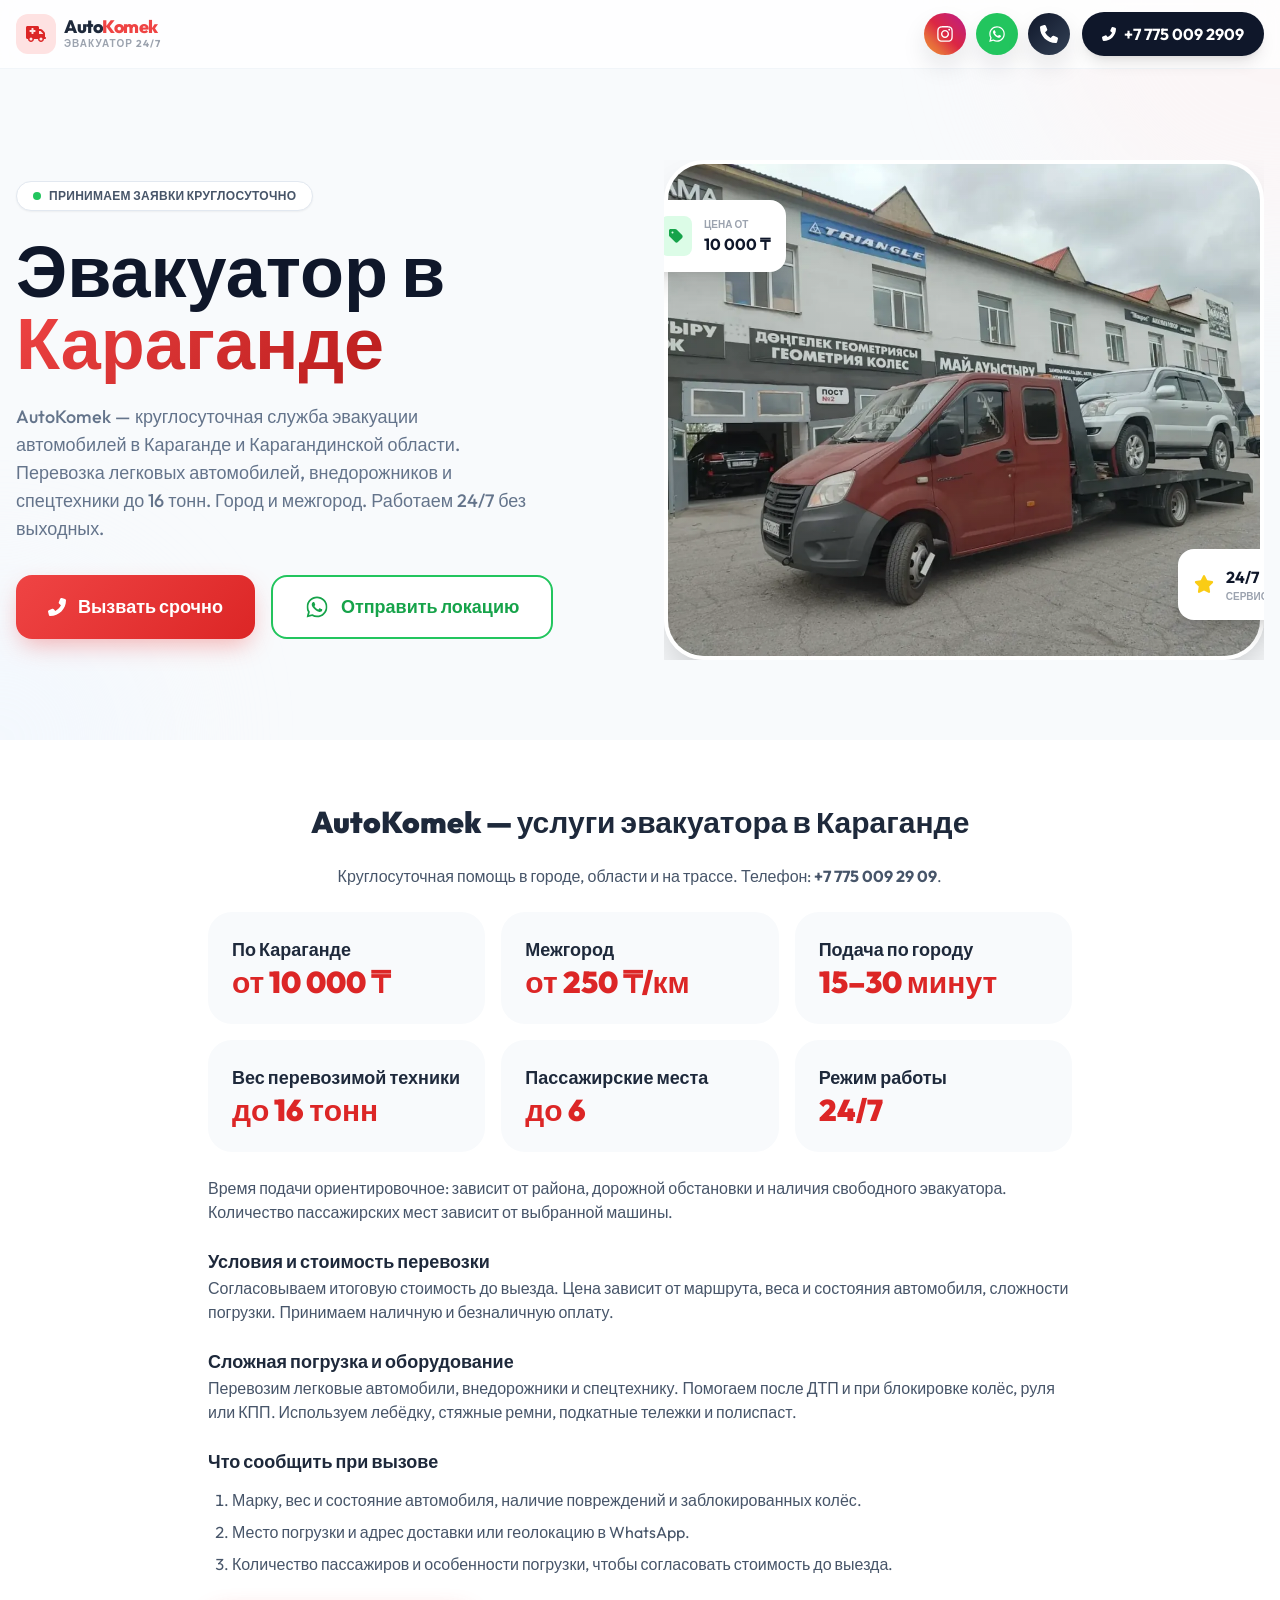
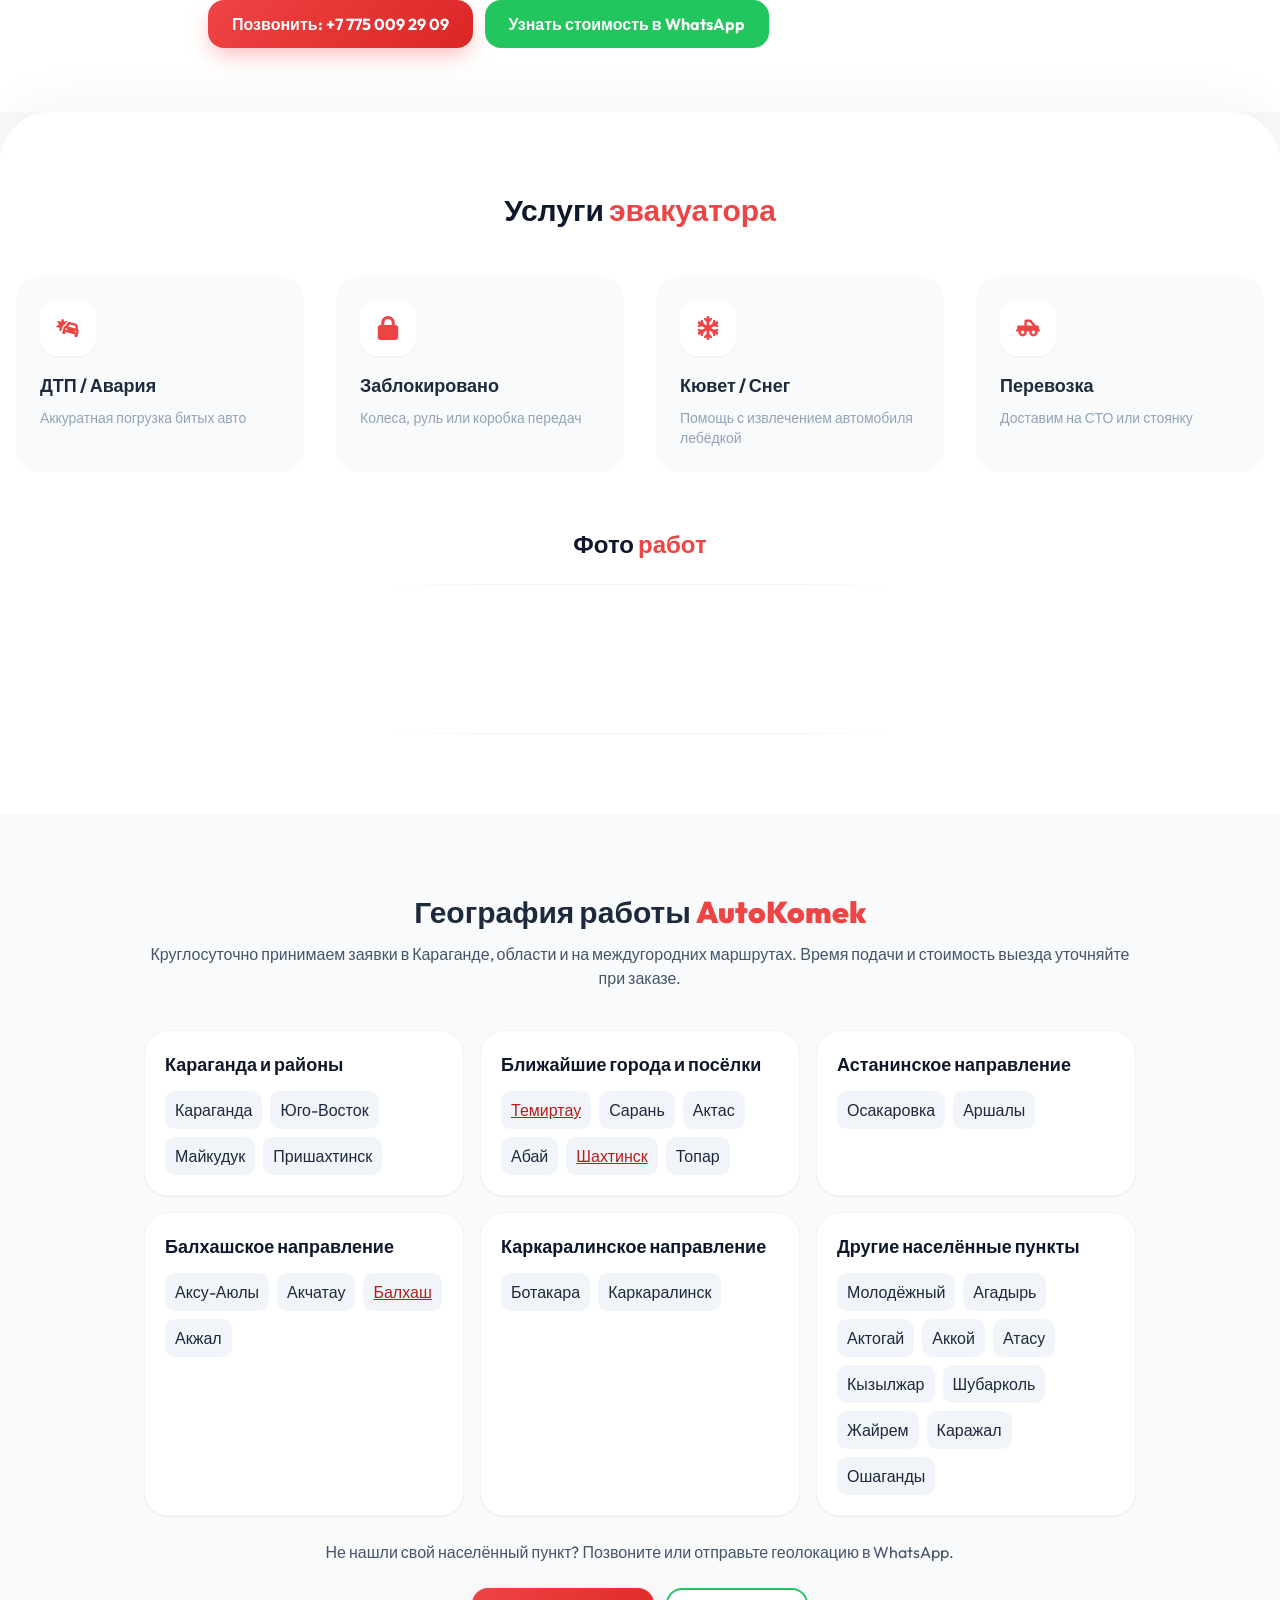
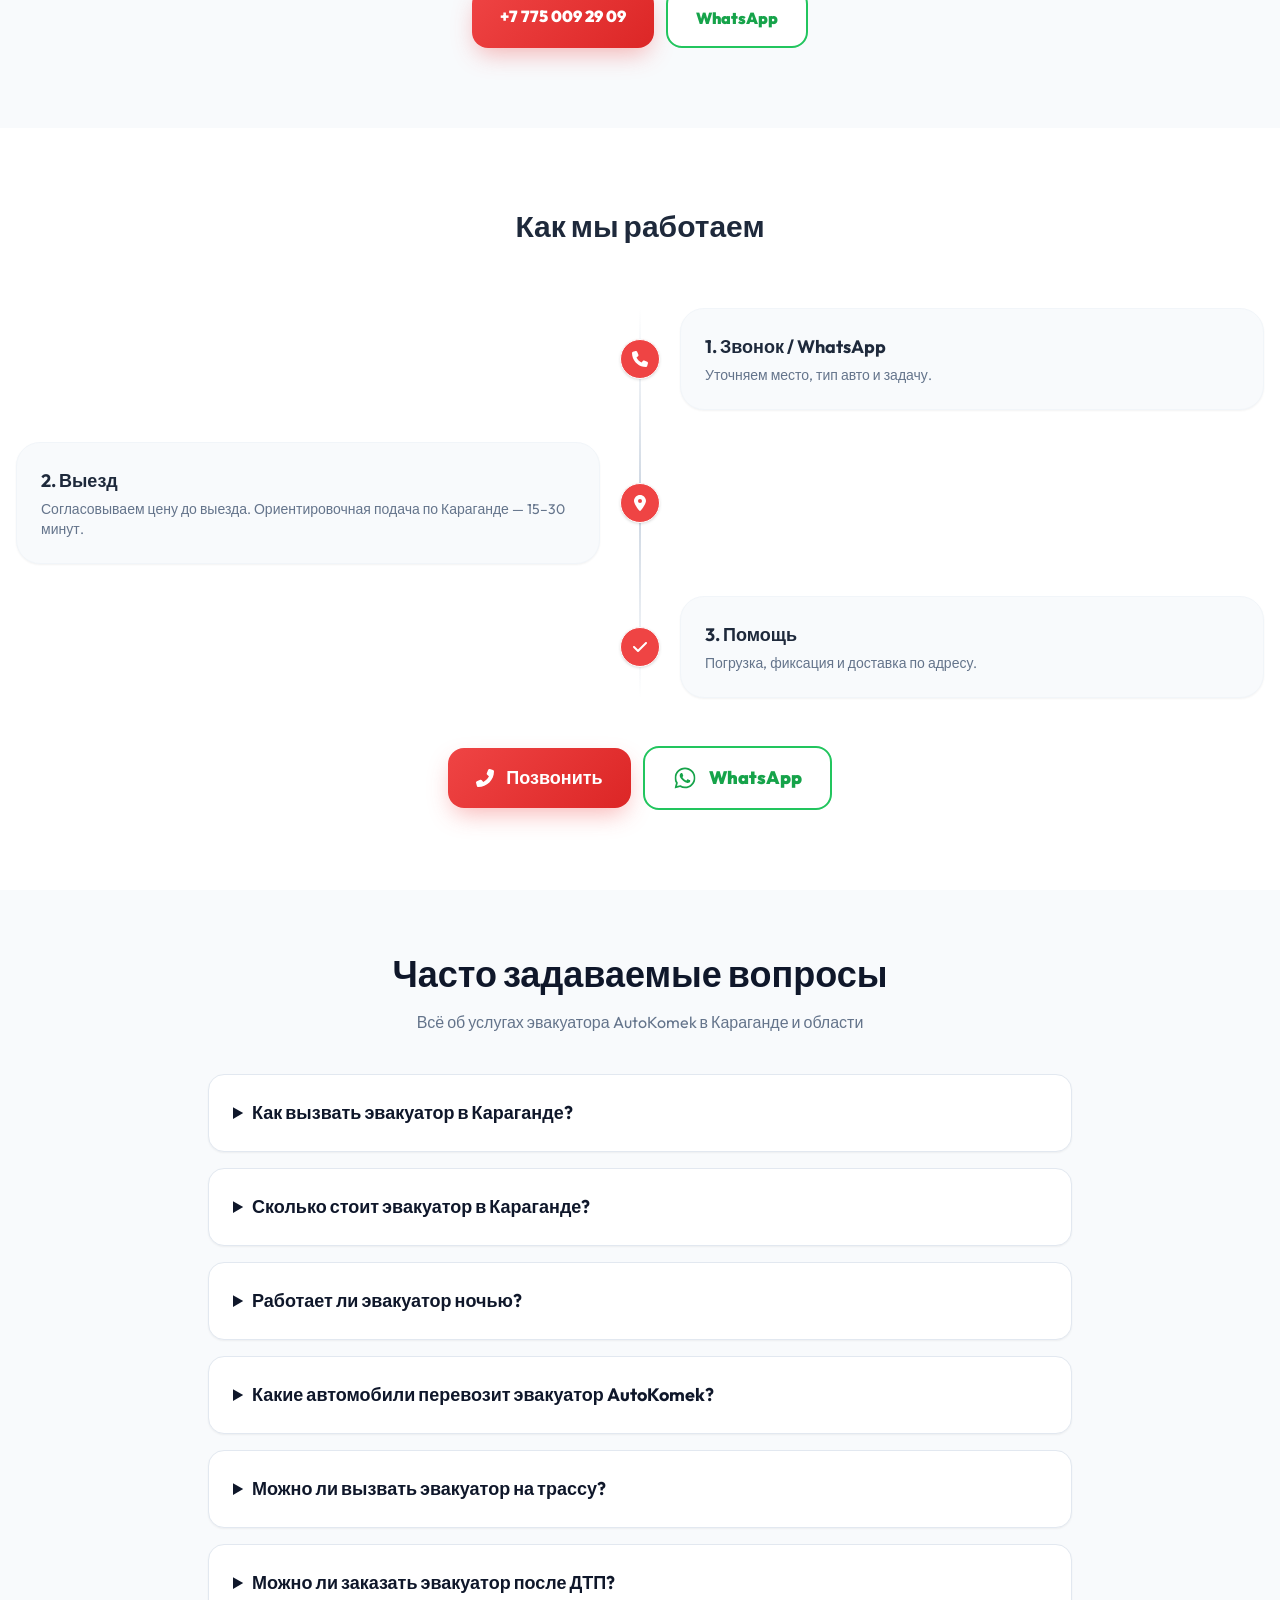
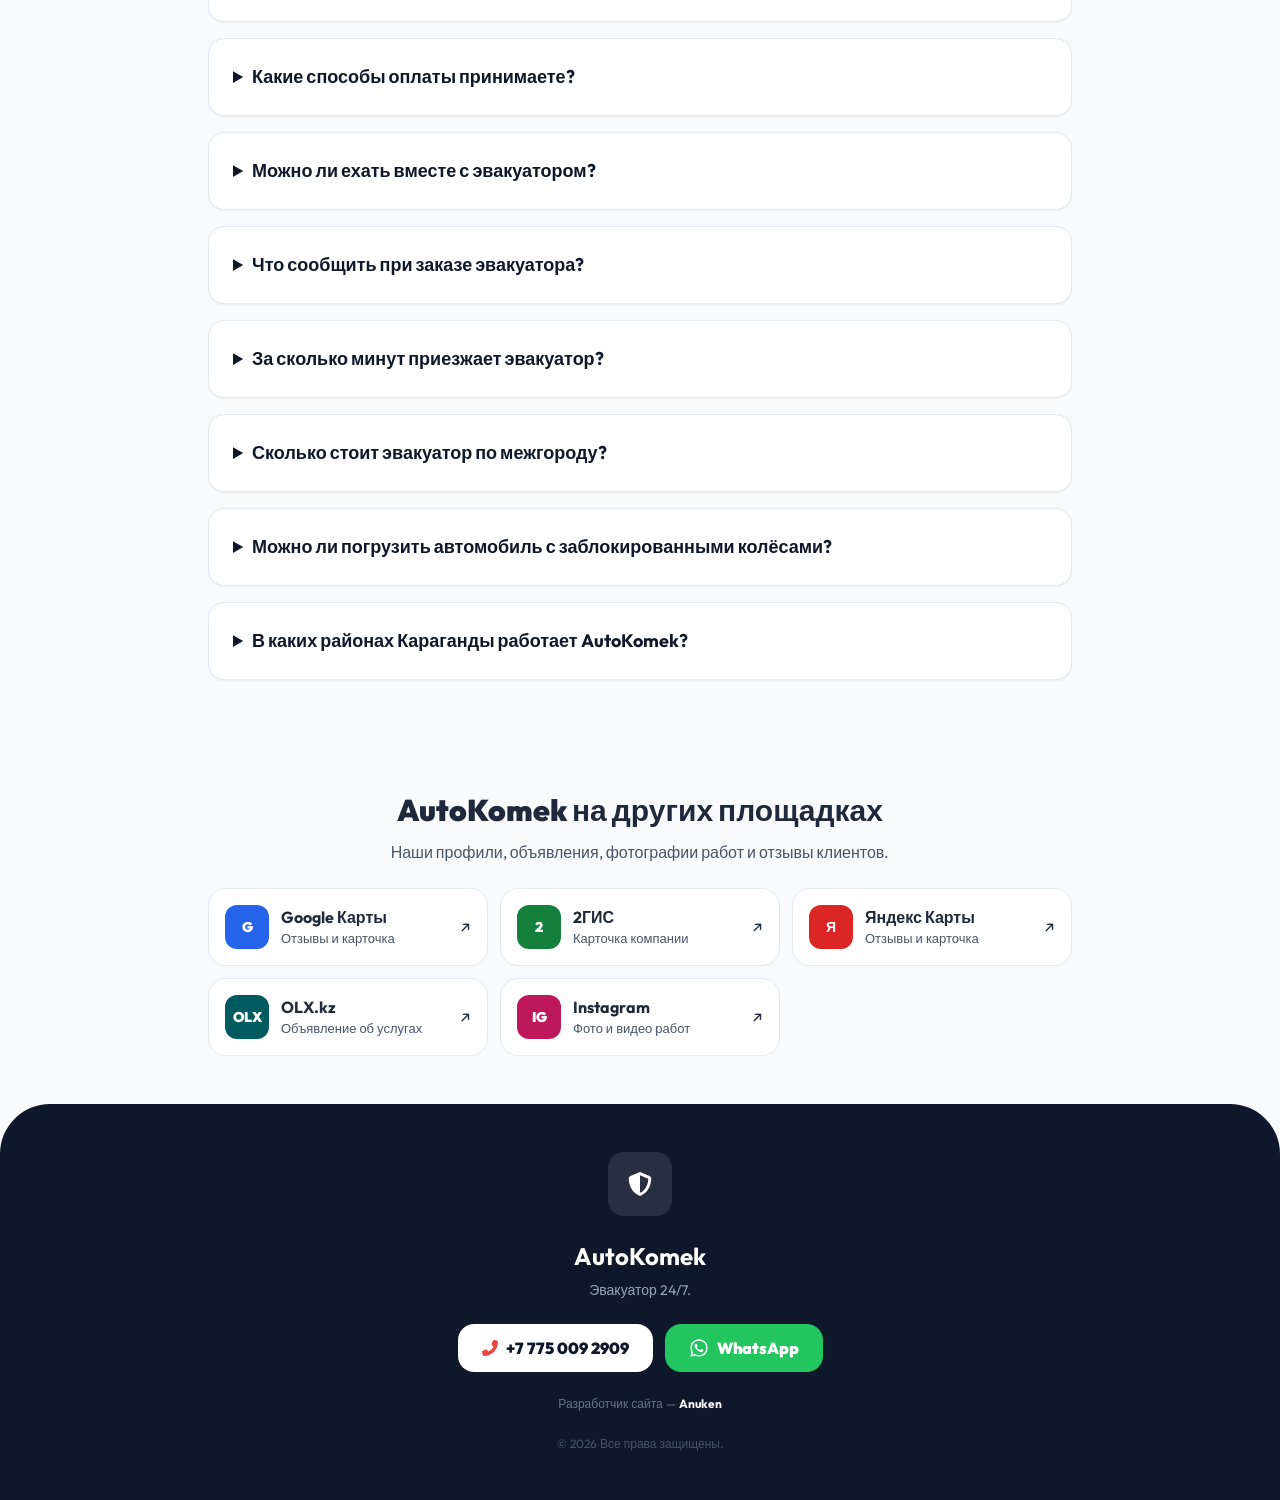
<file: index.html>
<!DOCTYPE html>
<html lang="ru" class="scroll-smooth">
<head>
  <meta charset="UTF-8" />
  <link rel="preload" as="image" href="/images/evakuator-karaganda.webp" fetchpriority="high">
  
  
  
  <meta name="viewport" content="width=device-width, initial-scale=1.0" />
<title>Эвакуатор в Караганде и области 24/7 | AutoKomek</title>
<meta name="description" content="Эвакуатор AutoKomek в Караганде и области круглосуточно. Город от 10 000 ₸, межгород от 250 ₸/км. Подача по городу 15–30 минут ориентировочно. До 16 тонн. +7 775 009 29 09.">
<link rel="canonical" href="https://www.autokomek09.kz/" />
  <meta property="og:type" content="website">
  <meta property="og:title" content="AutoKomek — эвакуатор в Караганде и области">
  <meta property="og:description" content="Круглосуточная эвакуация автомобилей. Город и межгород. +7 775 009 29 09.">
  <meta property="og:url" content="https://www.autokomek09.kz/">
  <meta property="og:image" content="https://www.autokomek09.kz/images/evakuator-karaganda.webp">
  <!-- Google tag (gtag.js) -->
<script async src="https://www.googletagmanager.com/gtag/js?id=AW-17970470494"></script>
<script>
  window.dataLayer = window.dataLayer || [];
  function gtag(){dataLayer.push(arguments);}
  gtag('js', new Date());

  gtag('config', 'AW-17970470494');
  gtag('config', 'G-TLY246VQH9');
</script>
  
<link rel="preconnect" href="https://fonts.googleapis.com">
<link rel="preconnect" href="https://fonts.gstatic.com" crossorigin>
<link rel="preload" as="style" href="https://fonts.googleapis.com/css2?family=Outfit:wght@300;500;700;900&display=swap" onload="this.onload=null;this.rel='stylesheet'">
<noscript>
<link rel="stylesheet" href="https://fonts.googleapis.com/css2?family=Outfit:wght@300;500;700;900&display=swap">
</noscript>
  <link rel="stylesheet" href="/css/tailwind.min.css">
  <link rel="preload" href="/css/aos.css" as="style" onload="this.onload=null;this.rel='stylesheet'">
<noscript>
<link rel="stylesheet" href="/css/aos.css">
</noscript>

  <style>
    .site-icon { display:inline-block; width:1em; height:1em; vertical-align:-0.125em; fill:currentColor; flex-shrink:0; }

    :root{
      --sos-red:#EF4444;
      --trust-blue:#1E293B;
      --soft-bg:#F8FAFC;

      /* scrolling slider vars */
      --total-items: 3;
      --animation-duration: 12s;
    }

    html, body { max-width: 100%; overflow-x: clip; }
    body{
      font-family:'Outfit',sans-serif;
      background-color:var(--soft-bg);
      color:var(--trust-blue);
    }

    /* Radar SOS effect */
    .radar-pulse{ position:relative; }
    .radar-pulse::before,
    .radar-pulse::after{
      content:'';
      position:absolute;
      top:50%;
      left:50%;
      transform:translate(-50%,-50%);
      border-radius:50%;
      border:2px solid var(--sos-red);
      opacity:0;
      animation:radar 2s infinite;
      z-index:-1;
    }
    .radar-pulse::after{ animation-delay:.5s; }
    @keyframes radar{
      0%{ width:100%; height:100%; opacity:.8; }
      100%{ width:250%; height:250%; opacity:0; }
    }

    /* Gradient text */
    .text-gradient{
      background:linear-gradient(135deg,#EF4444 0%,#B91C1C 100%);
      -webkit-background-clip:text;
      -webkit-text-fill-color:transparent;
    }

    /* Buttons */
    .btn-sos{
      background:linear-gradient(135deg,#EF4444 0%,#DC2626 100%);
      box-shadow:0 10px 25px -5px rgba(239,68,68,.4);
      transition:transform .2s;
    }
    .btn-sos:active{ transform:scale(.97); }

    /* Mobile menu (NO empty/transparent space when closed) */
    .menu-collapsed{
      max-height:0;
      overflow:hidden;
      opacity:0;
      transform: translateY(-8px);
      pointer-events:none;
    }
    .menu-expanded{
      max-height:75vh;
      overflow:auto;
      opacity:1;
      transform: translateY(0);
      pointer-events:auto;
    }
    #mobileMenu{
      transition: max-height .22s ease, opacity .22s ease, transform .22s ease;
      -webkit-overflow-scrolling: touch;
    }

    /* ===== Social buttons (left of hamburger) ===== */
    .social-wrap{ display:flex; align-items:center; gap:10px; }

    .SocialBtn{
      border:none;
      border-radius:999px;
      width:42px;
      height:42px;
      display:flex;
      align-items:center;
      justify-content:center;
      cursor:pointer;
      position:relative;
      overflow:hidden;
      transition: all .25s ease;
      box-shadow: 0 12px 24px rgba(15, 23, 42, .10);
      user-select:none;
      text-decoration:none;
    }

    .SocialBtn:active{ transform: scale(.96); }

    .SocialBtn .label{
      position:absolute;
      right:14px;
      color:#fff;
      font-weight:800;
      font-size:12px;
      letter-spacing:.2px;
      opacity:0;
      transform: translateX(10px);
      transition: all .25s ease;
      white-space:nowrap;
      pointer-events:none;
    }

    .SocialBtn .icon{
      color:#fff;
      font-size:18px;
      transition: opacity .2s ease, transform .2s ease;
    }

    @media (min-width: 640px){
      .SocialBtn:hover{ width:118px; }
      .SocialBtn:hover .label{ opacity:1; transform: translateX(0); }
      .SocialBtn:hover .icon{ opacity:0; transform: scale(.9); }
    }

    .SocialBtn.instagram{
      background: linear-gradient(45deg,#f09433 0%,#e6683c 25%,#dc2743 50%,#cc2366 75%,#bc1888 100%);
    }
    .SocialBtn.whatsapp{ background:#22c55e; }
    .SocialBtn.call{ background: linear-gradient(135deg,#0f172a 0%, #334155 100%); }

    /* ===== Scrolling slider ===== */
    .scorlling{
      width:100%;
      max-width:530px;
      position:relative;
      height:150px;
      overflow:hidden;

      mask-image: linear-gradient(to right, rgba(0,0,0,0), rgba(0,0,0,1) 20%, rgba(0,0,0,1) 80%, rgba(0,0,0,0));
      -webkit-mask-image: linear-gradient(to right, rgba(0,0,0,0), rgba(0,0,0,1) 20%, rgba(0,0,0,1) 80%, rgba(0,0,0,0));
    }
    .scorlling img{
      width:100%;
      height:100%;
      object-fit: cover;
    }

    @keyframes scrollLeft {
    from {
        transform: translateX(0);
    }
    to {
        transform: translateX(-840px);
    }
}

    .item{
      width:250px;
      height:100%;
      background-color:#bababa;
      border-radius:18px;
      position:absolute;
      overflow:hidden;

     left:590px;

      animation-name: scrollLeft;
      animation-duration: var(--animation-duration);
      animation-timing-function: linear;
      animation-iteration-count: infinite;

      box-shadow: 0 14px 30px rgba(15, 23, 42, 0.10);
      border: 4px solid rgba(255,255,255,.8);
    }

    .item1 { animation-delay: calc(var(--animation-duration) / var(--total-items) * (var(--total-items) - 1) * -1); }
    .item2 { animation-delay: calc(var(--animation-duration) / var(--total-items) * (var(--total-items) - 2) * -1); }
    .item3 { animation-delay: calc(var(--animation-duration) / var(--total-items) * (var(--total-items) - 3) * -1); }
    
    /* ===== Regions collapsible ===== */
    .ak-region-grid { display:grid; grid-template-columns:repeat(auto-fit,minmax(min(100%,260px),1fr)); gap:16px; }
    .ak-region-list { display:flex; flex-wrap:wrap; gap:8px; list-style:none; padding:0; }
    .ak-region-list li { background:#f1f5f9; border-radius:10px; padding:7px 10px; }
    .ak-city-link { color:#b91c1c; text-decoration:underline; }
    section[id] { scroll-margin-top:90px; }
    a:focus-visible, button:focus-visible, summary:focus-visible { outline:3px solid #b91c1c; outline-offset:3px; }
    @media(max-width:380px) { .social-wrap {gap:5px;} .SocialBtn {width:34px;height:34px;} }

    @media (prefers-reduced-motion: reduce) {
      *, *::before, *::after { animation-duration: 0.01ms !important; animation-iteration-count: 1 !important; transition-duration: 0.01ms !important; scroll-behavior: auto !important; }
      .scorlling { display: flex; gap: 12px; overflow-x: auto; mask-image: none; -webkit-mask-image: none; }
      .scorlling .item { position: relative; left: auto; flex: 0 0 250px; animation: none !important; }
    }
    .ak-order-list { list-style: decimal; padding-left: 1.5rem; margin-top: .75rem; color: #475569; }
    .ak-order-list li { margin-bottom: .5rem; }
    section[id] { scroll-margin-top: 85px; }

    .ak-platform-grid {display:grid;grid-template-columns:repeat(auto-fit,minmax(min(100%,240px),1fr));gap:12px;}
    .ak-platform-link {display:flex;align-items:center;gap:12px;padding:16px;background:white;border:1px solid #e2e8f0;border-radius:18px;text-decoration:none;color:#1e293b;transition:border-color .2s;}
    .ak-platform-link:hover {border-color:#ef4444;}
    .ak-platform-icon {display:grid;place-items:center;width:44px;height:44px;flex-shrink:0;border-radius:12px;color:white;font-weight:900;font-size:14px;}
    .ak-platform-copy {flex:1;min-width:0;}
    .ak-platform-copy strong,.ak-platform-copy small {display:block;}
    .ak-platform-copy small {color:#475569;font-size:13px;}
  </style>
<script type="application/ld+json">
{
  "@context": "https://schema.org",
  "@graph": [
    {
      "@type": "LocalBusiness",
      "@id": "https://www.autokomek09.kz/#business",
      "name": "AutoKomek",
      "url": "https://www.autokomek09.kz/",
      "telephone": "+77750092909",
      "image": "https://www.autokomek09.kz/images/evakuator-karaganda.webp",
      "logo": "https://www.autokomek09.kz/images/logo-autokomek.webp",
      "priceRange": "от 10000 KZT",
      "description": "AutoKomek — круглосуточная эвакуация автомобилей и спецтехники до 16 тонн в Караганде и области. Стоимость по городу от 10 000 тенге, межгород от 250 тенге за километр. Цена согласовывается до выезда.",
      "areaServed": [
        {
          "@type": "Place",
          "name": "Караганда, Казахстан"
        },
        {
          "@type": "Place",
          "name": "Темиртау, Казахстан"
        },
        {
          "@type": "Place",
          "name": "Сарань, Казахстан"
        },
        {
          "@type": "Place",
          "name": "Актас, Казахстан"
        },
        {
          "@type": "Place",
          "name": "Абай, Казахстан"
        },
        {
          "@type": "Place",
          "name": "Шахтинск, Казахстан"
        },
        {
          "@type": "Place",
          "name": "Топар, Казахстан"
        },
        {
          "@type": "Place",
          "name": "Осакаровка, Казахстан"
        },
        {
          "@type": "Place",
          "name": "Аршалы, Казахстан"
        },
        {
          "@type": "Place",
          "name": "Аксу-Аюлы, Казахстан"
        },
        {
          "@type": "Place",
          "name": "Акчатау, Казахстан"
        },
        {
          "@type": "Place",
          "name": "Балхаш, Казахстан"
        },
        {
          "@type": "Place",
          "name": "Акжал, Казахстан"
        },
        {
          "@type": "Place",
          "name": "Ботакара, Казахстан"
        },
        {
          "@type": "Place",
          "name": "Каркаралинск, Казахстан"
        },
        {
          "@type": "Place",
          "name": "Молодёжный, Казахстан"
        },
        {
          "@type": "Place",
          "name": "Агадырь, Казахстан"
        },
        {
          "@type": "Place",
          "name": "Актогай, Казахстан"
        },
        {
          "@type": "Place",
          "name": "Аккой, Казахстан"
        },
        {
          "@type": "Place",
          "name": "Атасу, Казахстан"
        },
        {
          "@type": "Place",
          "name": "Кызылжар, Казахстан"
        },
        {
          "@type": "Place",
          "name": "Шубарколь, Казахстан"
        },
        {
          "@type": "Place",
          "name": "Жайрем, Казахстан"
        },
        {
          "@type": "Place",
          "name": "Каражал, Казахстан"
        },
        {
          "@type": "Place",
          "name": "Ошаганды, Казахстан"
        },
        {
          "@type": "AdministrativeArea",
          "name": "Карагандинская область, Казахстан"
        }
      ],
      "openingHoursSpecification": {
        "@type": "OpeningHoursSpecification",
        "dayOfWeek": [
          "Monday",
          "Tuesday",
          "Wednesday",
          "Thursday",
          "Friday",
          "Saturday",
          "Sunday"
        ],
        "opens": "00:00",
        "closes": "23:59"
      },
      "sameAs": [
        "https://www.instagram.com/autokomek/",
        "https://www.google.com/maps/place/Autokomek+%D0%AD%D0%B2%D0%B0%D0%BA%D1%83%D0%B0%D1%82%D0%BE%D1%80+%D0%9A%D0%B0%D1%80%D0%B0%D0%B3%D0%B0%D0%BD%D0%B4%D0%B0/@48.6470881,67.5411276,6z/data=!3m1!4b1!4m6!3m5!1s0x424347f18468c6d1:0x4b9a1a5e20bd7ee3!8m2!3d48.7679032!4d72.8215388!16s%2Fg%2F11q_kypx28",
        "https://2gis.kz/karaganda/geo/70000001079800567",
        "https://yandex.ru/navi/org/evakuatora_karagandy/158958806533"
      ],
      "contactPoint": {
        "@type": "ContactPoint",
        "telephone": "+77750092909",
        "contactType": "customer service",
        "url": "https://wa.me/77750092909"
      }
    },
    {
      "@type": "Service",
      "@id": "https://www.autokomek09.kz/#service",
      "name": "Услуги эвакуатора в Караганде и области",
      "serviceType": "Услуги эвакуатора",
      "description": "AutoKomek — круглосуточная эвакуация автомобилей и спецтехники до 16 тонн в Караганде и области. Стоимость по городу от 10 000 тенге, межгород от 250 тенге за километр. Цена согласовывается до выезда.",
      "provider": {
        "@id": "https://www.autokomek09.kz/#business"
      },
      "areaServed": [
        {
          "@type": "Place",
          "name": "Караганда, Казахстан"
        },
        {
          "@type": "Place",
          "name": "Темиртау, Казахстан"
        },
        {
          "@type": "Place",
          "name": "Сарань, Казахстан"
        },
        {
          "@type": "Place",
          "name": "Актас, Казахстан"
        },
        {
          "@type": "Place",
          "name": "Абай, Казахстан"
        },
        {
          "@type": "Place",
          "name": "Шахтинск, Казахстан"
        },
        {
          "@type": "Place",
          "name": "Топар, Казахстан"
        },
        {
          "@type": "Place",
          "name": "Осакаровка, Казахстан"
        },
        {
          "@type": "Place",
          "name": "Аршалы, Казахстан"
        },
        {
          "@type": "Place",
          "name": "Аксу-Аюлы, Казахстан"
        },
        {
          "@type": "Place",
          "name": "Акчатау, Казахстан"
        },
        {
          "@type": "Place",
          "name": "Балхаш, Казахстан"
        },
        {
          "@type": "Place",
          "name": "Акжал, Казахстан"
        },
        {
          "@type": "Place",
          "name": "Ботакара, Казахстан"
        },
        {
          "@type": "Place",
          "name": "Каркаралинск, Казахстан"
        },
        {
          "@type": "Place",
          "name": "Молодёжный, Казахстан"
        },
        {
          "@type": "Place",
          "name": "Агадырь, Казахстан"
        },
        {
          "@type": "Place",
          "name": "Актогай, Казахстан"
        },
        {
          "@type": "Place",
          "name": "Аккой, Казахстан"
        },
        {
          "@type": "Place",
          "name": "Атасу, Казахстан"
        },
        {
          "@type": "Place",
          "name": "Кызылжар, Казахстан"
        },
        {
          "@type": "Place",
          "name": "Шубарколь, Казахстан"
        },
        {
          "@type": "Place",
          "name": "Жайрем, Казахстан"
        },
        {
          "@type": "Place",
          "name": "Каражал, Казахстан"
        },
        {
          "@type": "Place",
          "name": "Ошаганды, Казахстан"
        },
        {
          "@type": "AdministrativeArea",
          "name": "Карагандинская область, Казахстан"
        }
      ],
      "url": "https://www.autokomek09.kz/",
      "offers": [
        {
          "@type": "Offer",
          "name": "Эвакуация по Караганде",
          "url": "https://www.autokomek09.kz/#prices",
          "priceSpecification": {
            "@type": "UnitPriceSpecification",
            "minPrice": 10000,
            "priceCurrency": "KZT",
            "unitText": "поездка"
          }
        },
        {
          "@type": "Offer",
          "name": "Межгород",
          "url": "https://www.autokomek09.kz/#prices",
          "priceSpecification": {
            "@type": "UnitPriceSpecification",
            "minPrice": 250,
            "priceCurrency": "KZT",
            "unitText": "км"
          }
        }
      ]
    },
    {
      "@type": "WebPage",
      "@id": "https://www.autokomek09.kz/#webpage",
      "url": "https://www.autokomek09.kz/",
      "name": "Эвакуатор в Караганде и области 24/7 | AutoKomek",
      "inLanguage": "ru-KZ",
      "mainEntity": {
        "@id": "https://www.autokomek09.kz/#service"
      },
      "about": {
        "@id": "https://www.autokomek09.kz/#business"
      }
    }
  ]
}
</script>
</head>

<body class="pb-24 md:pb-0">
  <!-- Font Awesome Free icons: CC BY 4.0, https://fontawesome.com/license/free -->
  <svg xmlns="http://www.w3.org/2000/svg" aria-hidden="true" focusable="false" style="position:absolute;width:0;height:0;overflow:hidden"><defs>
<symbol id="ak-icon-ambulance" viewBox="0 0 640 512"><path d="M0 48C0 21.5 21.5 0 48 0L368 0c26.5 0 48 21.5 48 48l0 48 50.7 0c17 0 33.3 6.7 45.3 18.7L589.3 192c12 12 18.7 28.3 18.7 45.3l0 18.7 0 32 0 64c17.7 0 32 14.3 32 32s-14.3 32-32 32l-32 0c0 53-43 96-96 96s-96-43-96-96l-128 0c0 53-43 96-96 96s-96-43-96-96l-16 0c-26.5 0-48-21.5-48-48L0 48zM416 256l128 0 0-18.7L466.7 160 416 160l0 96zM160 464a48 48 0 1 0 0-96 48 48 0 1 0 0 96zm368-48a48 48 0 1 0 -96 0 48 48 0 1 0 96 0zM176 80l0 48-48 0c-8.8 0-16 7.2-16 16l0 32c0 8.8 7.2 16 16 16l48 0 0 48c0 8.8 7.2 16 16 16l32 0c8.8 0 16-7.2 16-16l0-48 48 0c8.8 0 16-7.2 16-16l0-32c0-8.8-7.2-16-16-16l-48 0 0-48c0-8.8-7.2-16-16-16l-32 0c-8.8 0-16 7.2-16 16z"/></symbol>
<symbol id="ak-icon-instagram" viewBox="0 0 448 512"><path d="M224.1 141c-63.6 0-114.9 51.3-114.9 114.9s51.3 114.9 114.9 114.9S339 319.5 339 255.9 287.7 141 224.1 141zm0 189.6c-41.1 0-74.7-33.5-74.7-74.7s33.5-74.7 74.7-74.7 74.7 33.5 74.7 74.7-33.6 74.7-74.7 74.7zm146.4-194.3c0 14.9-12 26.8-26.8 26.8-14.9 0-26.8-12-26.8-26.8s12-26.8 26.8-26.8 26.8 12 26.8 26.8zm76.1 27.2c-1.7-35.9-9.9-67.7-36.2-93.9-26.2-26.2-58-34.4-93.9-36.2-37-2.1-147.9-2.1-184.9 0-35.8 1.7-67.6 9.9-93.9 36.1s-34.4 58-36.2 93.9c-2.1 37-2.1 147.9 0 184.9 1.7 35.9 9.9 67.7 36.2 93.9s58 34.4 93.9 36.2c37 2.1 147.9 2.1 184.9 0 35.9-1.7 67.7-9.9 93.9-36.2 26.2-26.2 34.4-58 36.2-93.9 2.1-37 2.1-147.8 0-184.8zM398.8 388c-7.8 19.6-22.9 34.7-42.6 42.6-29.5 11.7-99.5 9-132.1 9s-102.7 2.6-132.1-9c-19.6-7.8-34.7-22.9-42.6-42.6-11.7-29.5-9-99.5-9-132.1s-2.6-102.7 9-132.1c7.8-19.6 22.9-34.7 42.6-42.6 29.5-11.7 99.5-9 132.1-9s102.7-2.6 132.1 9c19.6 7.8 34.7 22.9 42.6 42.6 11.7 29.5 9 99.5 9 132.1s2.7 102.7-9 132.1z"/></symbol>
<symbol id="ak-icon-whatsapp" viewBox="0 0 448 512"><path d="M380.9 97.1C339 55.1 283.2 32 223.9 32c-122.4 0-222 99.6-222 222 0 39.1 10.2 77.3 29.6 111L0 480l117.7-30.9c32.4 17.7 68.9 27 106.1 27h.1c122.3 0 224.1-99.6 224.1-222 0-59.3-25.2-115-67.1-157zm-157 341.6c-33.2 0-65.7-8.9-94-25.7l-6.7-4-69.8 18.3L72 359.2l-4.4-7c-18.5-29.4-28.2-63.3-28.2-98.2 0-101.7 82.8-184.5 184.6-184.5 49.3 0 95.6 19.2 130.4 54.1 34.8 34.9 56.2 81.2 56.1 130.5 0 101.8-84.9 184.6-186.6 184.6zm101.2-138.2c-5.5-2.8-32.8-16.2-37.9-18-5.1-1.9-8.8-2.8-12.5 2.8-3.7 5.6-14.3 18-17.6 21.8-3.2 3.7-6.5 4.2-12 1.4-32.6-16.3-54-29.1-75.5-66-5.7-9.8 5.7-9.1 16.3-30.3 1.8-3.7.9-6.9-.5-9.7-1.4-2.8-12.5-30.1-17.1-41.2-4.5-10.8-9.1-9.3-12.5-9.5-3.2-.2-6.9-.2-10.6-.2-3.7 0-9.7 1.4-14.8 6.9-5.1 5.6-19.4 19-19.4 46.3 0 27.3 19.9 53.7 22.6 57.4 2.8 3.7 39.1 59.7 94.8 83.8 35.2 15.2 49 16.5 66.6 13.9 10.7-1.6 32.8-13.4 37.4-26.4 4.6-13 4.6-24.1 3.2-26.4-1.3-2.5-5-3.9-10.5-6.6z"/></symbol>
<symbol id="ak-icon-phone" viewBox="0 0 512 512"><path d="M164.9 24.6c-7.7-18.6-28-28.5-47.4-23.2l-88 24C12.1 30.2 0 46 0 64C0 311.4 200.6 512 448 512c18 0 33.8-12.1 38.6-29.5l24-88c5.3-19.4-4.6-39.7-23.2-47.4l-96-40c-16.3-6.8-35.2-2.1-46.3 11.6L304.7 368C234.3 334.7 177.3 277.7 144 207.3L193.3 167c13.7-11.2 18.4-30 11.6-46.3l-40-96z"/></symbol>
<symbol id="ak-icon-phone-alt" viewBox="0 0 512 512"><path d="M347.1 24.6c7.7-18.6 28-28.5 47.4-23.2l88 24C499.9 30.2 512 46 512 64c0 247.4-200.6 448-448 448c-18 0-33.8-12.1-38.6-29.5l-24-88c-5.3-19.4 4.6-39.7 23.2-47.4l96-40c16.3-6.8 35.2-2.1 46.3 11.6L207.3 368c70.4-33.3 127.4-90.3 160.7-160.7L318.7 167c-13.7-11.2-18.4-30-11.6-46.3l40-96z"/></symbol>
<symbol id="ak-icon-bars" viewBox="0 0 448 512"><path d="M0 96C0 78.3 14.3 64 32 64l384 0c17.7 0 32 14.3 32 32s-14.3 32-32 32L32 128C14.3 128 0 113.7 0 96zM0 256c0-17.7 14.3-32 32-32l384 0c17.7 0 32 14.3 32 32s-14.3 32-32 32L32 288c-17.7 0-32-14.3-32-32zM448 416c0 17.7-14.3 32-32 32L32 448c-17.7 0-32-14.3-32-32s14.3-32 32-32l384 0c17.7 0 32 14.3 32 32z"/></symbol>
<symbol id="ak-icon-tag" viewBox="0 0 448 512"><path d="M0 80L0 229.5c0 17 6.7 33.3 18.7 45.3l176 176c25 25 65.5 25 90.5 0L418.7 317.3c25-25 25-65.5 0-90.5l-176-176c-12-12-28.3-18.7-45.3-18.7L48 32C21.5 32 0 53.5 0 80zm112 32a32 32 0 1 1 0 64 32 32 0 1 1 0-64z"/></symbol>
<symbol id="ak-icon-star" viewBox="0 0 576 512"><path d="M316.9 18C311.6 7 300.4 0 288.1 0s-23.4 7-28.8 18L195 150.3 51.4 171.5c-12 1.8-22 10.2-25.7 21.7s-.7 24.2 7.9 32.7L137.8 329 113.2 474.7c-2 12 3 24.2 12.9 31.3s23 8 33.8 2.3l128.3-68.5 128.3 68.5c10.8 5.7 23.9 4.9 33.8-2.3s14.9-19.3 12.9-31.3L438.5 329 542.7 225.9c8.6-8.5 11.7-21.2 7.9-32.7s-13.7-19.9-25.7-21.7L381.2 150.3 316.9 18z"/></symbol>
<symbol id="ak-icon-car-crash" viewBox="0 0 640 512"><path d="M176 8c-6.6 0-12.4 4-14.9 10.1l-29.4 74L55.6 68.9c-6.3-1.9-13.1 .2-17.2 5.3s-4.6 12.2-1.4 17.9l39.5 69.1L10.9 206.4c-5.4 3.7-8 10.3-6.5 16.7s6.7 11.2 13.1 12.2l78.7 12.2L90.6 327c-.5 6.5 3.1 12.7 9 15.5s12.9 1.8 17.8-2.6l35.3-32.5 9.5-35.4 10.4-38.6c8-29.9 30.5-52.1 57.9-60.9l41-59.2c11.3-16.3 26.4-28.9 43.5-37.2c-.4-.6-.8-1.2-1.3-1.8c-4.1-5.1-10.9-7.2-17.2-5.3L220.3 92.1l-29.4-74C188.4 12 182.6 8 176 8zM367.7 161.5l135.6 36.3c6.5 1.8 11.3 7.4 11.8 14.2l4.6 56.5-201.5-54 32.2-46.6c3.8-5.6 10.8-8.1 17.3-6.4zm-69.9-30l-47.9 69.3c-21.6 3-40.3 18.6-46.3 41l-10.4 38.6-16.6 61.8-8.3 30.9c-4.6 17.1 5.6 34.6 22.6 39.2l15.5 4.1c17.1 4.6 34.6-5.6 39.2-22.6l8.3-30.9 247.3 66.3-8.3 30.9c-4.6 17.1 5.6 34.6 22.6 39.2l15.5 4.1c17.1 4.6 34.6-5.6 39.2-22.6l8.3-30.9L595 388l10.4-38.6c6-22.4-2.5-45.2-19.6-58.7l-6.8-84c-2.7-33.7-26.4-62-59-70.8L384.2 99.7c-32.7-8.8-67.3 4-86.5 31.8zm-17 131a24 24 0 1 1 -12.4 46.4 24 24 0 1 1 12.4-46.4zm217.9 83.2A24 24 0 1 1 545 358.1a24 24 0 1 1 -46.4-12.4z"/></symbol>
<symbol id="ak-icon-lock" viewBox="0 0 448 512"><path d="M144 144l0 48 160 0 0-48c0-44.2-35.8-80-80-80s-80 35.8-80 80zM80 192l0-48C80 64.5 144.5 0 224 0s144 64.5 144 144l0 48 16 0c35.3 0 64 28.7 64 64l0 192c0 35.3-28.7 64-64 64L64 512c-35.3 0-64-28.7-64-64L0 256c0-35.3 28.7-64 64-64l16 0z"/></symbol>
<symbol id="ak-icon-snowflake" viewBox="0 0 448 512"><path d="M224 0c17.7 0 32 14.3 32 32l0 30.1 15-15c9.4-9.4 24.6-9.4 33.9 0s9.4 24.6 0 33.9l-49 49 0 70.3 61.4-35.8 17.7-66.1c3.4-12.8 16.6-20.4 29.4-17s20.4 16.6 17 29.4l-5.2 19.3 23.6-13.8c15.3-8.9 34.9-3.7 43.8 11.5s3.8 34.9-11.5 43.8l-25.3 14.8 21.7 5.8c12.8 3.4 20.4 16.6 17 29.4s-16.6 20.4-29.4 17l-67.7-18.1L287.5 256l60.9 35.5 67.7-18.1c12.8-3.4 26 4.2 29.4 17s-4.2 26-17 29.4l-21.7 5.8 25.3 14.8c15.3 8.9 20.4 28.5 11.5 43.8s-28.5 20.4-43.8 11.5l-23.6-13.8 5.2 19.3c3.4 12.8-4.2 26-17 29.4s-26-4.2-29.4-17l-17.7-66.1L256 311.7l0 70.3 49 49c9.4 9.4 9.4 24.6 0 33.9s-24.6 9.4-33.9 0l-15-15 0 30.1c0 17.7-14.3 32-32 32s-32-14.3-32-32l0-30.1-15 15c-9.4 9.4-24.6 9.4-33.9 0s-9.4-24.6 0-33.9l49-49 0-70.3-61.4 35.8-17.7 66.1c-3.4 12.8-16.6 20.4-29.4 17s-20.4-16.6-17-29.4l5.2-19.3L48.1 395.6c-15.3 8.9-34.9 3.7-43.8-11.5s-3.7-34.9 11.5-43.8l25.3-14.8-21.7-5.8c-12.8-3.4-20.4-16.6-17-29.4s16.6-20.4 29.4-17l67.7 18.1L160.5 256 99.6 220.5 31.9 238.6c-12.8 3.4-26-4.2-29.4-17s4.2-26 17-29.4l21.7-5.8L15.9 171.6C.6 162.7-4.5 143.1 4.4 127.9s28.5-20.4 43.8-11.5l23.6 13.8-5.2-19.3c-3.4-12.8 4.2-26 17-29.4s26 4.2 29.4 17l17.7 66.1L192 200.3l0-70.3L143 81c-9.4-9.4-9.4-24.6 0-33.9s24.6-9.4 33.9 0l15 15L192 32c0-17.7 14.3-32 32-32z"/></symbol>
<symbol id="ak-icon-truck-pickup" viewBox="0 0 640 512"><path d="M368.6 96l76.8 96L288 192l0-96 80.6 0zM224 80l0 112L64 192c-17.7 0-32 14.3-32 32l0 64c-17.7 0-32 14.3-32 32s14.3 32 32 32l33.1 0c-.7 5.2-1.1 10.6-1.1 16c0 61.9 50.1 112 112 112s112-50.1 112-112c0-5.4-.4-10.8-1.1-16l66.3 0c-.7 5.2-1.1 10.6-1.1 16c0 61.9 50.1 112 112 112s112-50.1 112-112c0-5.4-.4-10.8-1.1-16l33.1 0c17.7 0 32-14.3 32-32s-14.3-32-32-32l0-64c0-17.7-14.3-32-32-32l-48.6 0L418.6 56c-12.1-15.2-30.5-24-50-24L272 32c-26.5 0-48 21.5-48 48zm0 288a48 48 0 1 1 -96 0 48 48 0 1 1 96 0zm288 0a48 48 0 1 1 -96 0 48 48 0 1 1 96 0z"/></symbol>
<symbol id="ak-icon-chevron-down" viewBox="0 0 512 512"><path d="M233.4 406.6c12.5 12.5 32.8 12.5 45.3 0l192-192c12.5-12.5 12.5-32.8 0-45.3s-32.8-12.5-45.3 0L256 338.7 86.6 169.4c-12.5-12.5-32.8-12.5-45.3 0s-12.5 32.8 0 45.3l192 192z"/></symbol>
<symbol id="ak-icon-location-dot" viewBox="0 0 384 512"><path d="M215.7 499.2C267 435 384 279.4 384 192C384 86 298 0 192 0S0 86 0 192c0 87.4 117 243 168.3 307.2c12.3 15.3 35.1 15.3 47.4 0zM192 128a64 64 0 1 1 0 128 64 64 0 1 1 0-128z"/></symbol>
<symbol id="ak-icon-map-marker-alt" viewBox="0 0 384 512"><path d="M215.7 499.2C267 435 384 279.4 384 192C384 86 298 0 192 0S0 86 0 192c0 87.4 117 243 168.3 307.2c12.3 15.3 35.1 15.3 47.4 0zM192 128a64 64 0 1 1 0 128 64 64 0 1 1 0-128z"/></symbol>
<symbol id="ak-icon-check" viewBox="0 0 448 512"><path d="M438.6 105.4c12.5 12.5 12.5 32.8 0 45.3l-256 256c-12.5 12.5-32.8 12.5-45.3 0l-128-128c-12.5-12.5-12.5-32.8 0-45.3s32.8-12.5 45.3 0L160 338.7 393.4 105.4c12.5-12.5 32.8-12.5 45.3 0z"/></symbol>
<symbol id="ak-icon-shield-alt" viewBox="0 0 512 512"><path d="M256 0c4.6 0 9.2 1 13.4 2.9L457.7 82.8c22 9.3 38.4 31 38.3 57.2c-.5 99.2-41.3 280.7-213.6 363.2c-16.7 8-36.1 8-52.8 0C57.3 420.7 16.5 239.2 16 140c-.1-26.2 16.3-47.9 38.3-57.2L242.7 2.9C246.8 1 251.4 0 256 0zm0 66.8l0 378.1C394 378 431.1 230.1 432 141.4L256 66.8s0 0 0 0z"/></symbol>
<symbol id="ak-icon-xmark" viewBox="0 0 384 512"><path d="M342.6 150.6c12.5-12.5 12.5-32.8 0-45.3s-32.8-12.5-45.3 0L192 210.7 86.6 105.4c-12.5-12.5-32.8-12.5-45.3 0s-12.5 32.8 0 45.3L146.7 256 41.4 361.4c-12.5 12.5-12.5 32.8 0 45.3s32.8 12.5 45.3 0L192 301.3 297.4 406.6c12.5 12.5 32.8 12.5 45.3 0s12.5-32.8 0-45.3L237.3 256 342.6 150.6z"/></symbol>
<symbol id="ak-icon-chevron-up" viewBox="0 0 512 512"><path d="M233.4 105.4c12.5-12.5 32.8-12.5 45.3 0l192 192c12.5 12.5 12.5 32.8 0 45.3s-32.8 12.5-45.3 0L256 173.3 86.6 342.6c-12.5 12.5-32.8 12.5-45.3 0s-12.5-32.8 0-45.3l192-192z"/></symbol>
</defs></svg>


  <!-- NAV -->
  <nav class="fixed w-full z-50 bg-white/80 backdrop-blur-md border-b border-slate-100">
    <div class="relative">
      <div class="container mx-auto px-4 py-3 flex justify-between items-center">
        <a href="#top" class="flex items-center gap-2 select-none">
          <div class="w-10 h-10 bg-red-100 rounded-xl flex items-center justify-center text-red-600 animate-pulse">
            <svg class="site-icon text-xl" aria-hidden="true" focusable="false" viewBox="0 0 640 512"><use href="#ak-icon-ambulance"></use></svg>
          </div>
          <div>
            <div class="font-extrabold text-lg leading-none tracking-tight">
              Auto<span class="text-red-500">Komek</span>
            </div>
            <div class="text-[10px] text-gray-400 font-bold uppercase tracking-widest">Эвакуатор 24/7</div>
          </div>
        </a>

        <!-- Right side -->
        <div class="flex items-center gap-3">
          <!-- Social buttons -->
          <div class="social-wrap">
            <a class="SocialBtn instagram"
               href="https://www.instagram.com/autokomek?utm_source=qr&igsh=MXhzNWdpY3cwMno4cg=="
               target="_blank" rel="noopener"
               aria-label="Instagram AutoKomek">
              <svg class="site-icon icon" aria-hidden="true" focusable="false" viewBox="0 0 448 512"><use href="#ak-icon-instagram"></use></svg>
              <span class="label">Instagram</span>
            </a>

            <a class="SocialBtn whatsapp"
               href="https://wa.me/77750092909"
               target="_blank" rel="noopener"
               aria-label="WhatsApp AutoKomek">
              <svg class="site-icon icon" aria-hidden="true" focusable="false" viewBox="0 0 448 512"><use href="#ak-icon-whatsapp"></use></svg>
              <span class="label">WhatsApp</span>
            </a>

            <a class="SocialBtn call"
               href="tel:+77750092909"
               aria-label="Позвонить">
              <svg class="site-icon icon" aria-hidden="true" focusable="false" viewBox="0 0 512 512"><use href="#ak-icon-phone"></use></svg>
              <span class="label">Звонок</span>
            </a>
          </div>

          <a href="tel:+77750092909"
             class="hidden md:flex items-center gap-2 bg-slate-900 text-white px-5 py-2.5 rounded-full hover:bg-slate-800 transition shadow-lg">
            <svg class="site-icon text-sm" aria-hidden="true" focusable="false" viewBox="0 0 512 512"><use href="#ak-icon-phone-alt"></use></svg>
            <span class="font-bold">+7 775 009 2909</span>
          </a>

          <button id="burgerBtn"
                  class="md:hidden w-10 h-10 bg-slate-50 rounded-full flex items-center justify-center text-slate-700 active:scale-95 transition"
                  aria-label="Открыть меню"
                  aria-expanded="false"
                  aria-controls="mobileMenu">
            <svg id="burgerIcon" class="site-icon " aria-hidden="true" focusable="false" viewBox="0 0 448 512"><use href="#ak-icon-bars"></use></svg>
          </button>
        </div>
      </div>

      <!-- Mobile menu -->
      <div id="mobileMenu" inert
           class="md:hidden absolute left-0 right-0 top-full bg-white/95 backdrop-blur-md border-t border-slate-100 menu-collapsed">
        <div class="container mx-auto px-4 py-4">
          <div class="grid grid-cols-2 gap-2 mb-3">
            <a href="tel:+77750092909" class="btn-sos text-white px-4 py-3 rounded-2xl font-black flex items-center justify-center gap-2">
              <svg class="site-icon " aria-hidden="true" focusable="false" viewBox="0 0 512 512"><use href="#ak-icon-phone-alt"></use></svg> Звонок
            </a>
            <a href="https://wa.me/77750092909" class="bg-white text-green-600 border-2 border-green-500 px-4 py-3 rounded-2xl font-black flex items-center justify-center gap-2 hover:bg-green-50 transition">
              <svg class="site-icon text-xl" aria-hidden="true" focusable="false" viewBox="0 0 448 512"><use href="#ak-icon-whatsapp"></use></svg> WhatsApp
            </a>
          </div>

          <!-- Section navigation -->
          <div class="grid grid-cols-1 gap-2">
            <a href="#top" class="px-4 py-3 rounded-2xl bg-slate-50 font-bold text-slate-900">Главная</a>
            <a href="#services" class="px-4 py-3 rounded-2xl bg-slate-50 font-bold text-slate-900">Услуги и фото работ</a>
            <a href="#regions" class="px-4 py-3 rounded-2xl bg-slate-50 font-bold text-slate-900">География работы</a>
            <a href="#prices" class="px-4 py-3 rounded-2xl bg-slate-50 font-bold text-slate-900">Стоимость</a>
            <a href="#process" class="px-4 py-3 rounded-2xl bg-slate-50 font-bold text-slate-900">Как заказать</a>
            <a href="#faq" class="px-4 py-3 rounded-2xl bg-slate-50 font-bold text-slate-900">Вопросы и ответы</a>
          </div>
        </div>
      </div>
    </div>
  </nav>

  <main id="main-content">
  <!-- HERO -->
  <section id="top" class="pt-28 pb-12 md:pt-40 md:pb-20 overflow-hidden relative">
    <div class="absolute top-0 right-0 w-[500px] h-[500px] bg-red-50 rounded-full blur-3xl -z-10 opacity-50 translate-x-1/2 -translate-y-1/2"></div>
    <div class="absolute bottom-0 left-0 w-[320px] h-[320px] bg-blue-50 rounded-full blur-3xl -z-10 opacity-50 -translate-x-1/2 translate-y-1/2"></div>

    <div class="container mx-auto px-4">
      <div class="flex flex-col-reverse lg:flex-row items-center gap-12">

        <div class="w-full lg:w-1/2 text-center lg:text-left z-10">
          <div class="inline-flex items-center gap-2 bg-white border border-slate-200 px-4 py-1.5 rounded-full shadow-sm mb-6">
            <span class="w-2 h-2 bg-green-500 rounded-full animate-ping"></span>
            <span class="text-xs font-bold text-slate-600 uppercase tracking-wide">Принимаем заявки круглосуточно</span>
          </div>

          <h1 class="text-5xl md:text-7xl font-black mb-6 leading-[1.1] text-slate-900">
            Эвакуатор в <br>
            <span class="text-gradient">Караганде</span>
          </h1>

          <p class="text-lg text-slate-500 mb-8 max-w-lg mx-auto lg:mx-0 font-medium">
            AutoKomek — круглосуточная служба эвакуации автомобилей в Караганде и Карагандинской области. Перевозка легковых автомобилей, внедорожников и спецтехники до 16 тонн. Город и межгород. Работаем 24/7 без выходных.
          </p>

          <div class="flex flex-col sm:flex-row gap-4 justify-center lg:justify-start">
            <a href="tel:+77750092909" class="btn-sos text-white px-8 py-4 rounded-2xl font-bold text-lg flex items-center justify-center gap-3 radar-pulse">
              <svg class="site-icon " aria-hidden="true" focusable="false" viewBox="0 0 512 512"><use href="#ak-icon-phone-alt"></use></svg> Вызвать срочно
            </a>
            <a href="https://wa.me/77750092909" class="bg-white text-green-600 border-2 border-green-500 px-8 py-4 rounded-2xl font-bold text-lg flex items-center justify-center gap-3 hover:bg-green-50 transition">
              <svg class="site-icon text-2xl" aria-hidden="true" focusable="false" viewBox="0 0 448 512"><use href="#ak-icon-whatsapp"></use></svg> Отправить локацию
            </a>
          </div>
        </div>

        <div class="w-full lg:w-1/2 relative overflow-hidden">
          <div class="w-full h-[400px] md:h-[500px] relative z-10 rounded-[40px] overflow-hidden shadow-2xl border-4 border-white">
            
           <img id="heroImage"
     src="/images/evakuator-karaganda.webp"
     fetchpriority="high" loading="eager"
     class="w-full h-full object-cover"
     alt="Эвакуатор AutoKomek в Караганде 24/7 — перевозка автомобилей и внедорожников">
            <div class="absolute inset-0 bg-gradient-to-t from-slate-900/20 to-transparent"></div>
          </div>

          <div class="absolute top-10 left-2 sm:-left-5 bg-white p-4 rounded-2xl shadow-xl z-20 animate-bounce" style="animation-duration: 3s;">
            <div class="flex items-center gap-3">
              <div class="bg-green-100 p-2 rounded-lg text-green-600"><svg class="site-icon " aria-hidden="true" focusable="false" viewBox="0 0 448 512"><use href="#ak-icon-tag"></use></svg></div>
              <div>
                <p class="text-[10px] text-gray-400 font-bold uppercase">Цена от</p>
                <p class="font-bold text-slate-900">10 000 ₸</p>
              </div>
            </div>
          </div>

          <div class="absolute bottom-10 right-2 sm:-right-5 bg-white p-4 rounded-2xl shadow-xl z-20 animate-bounce" style="animation-duration: 4s;">
            <div class="flex items-center gap-3">
              <div class="text-yellow-400 text-xl"><svg class="site-icon " aria-hidden="true" focusable="false" viewBox="0 0 576 512"><use href="#ak-icon-star"></use></svg></div>
              <div>
                <p class="font-bold text-slate-900">24/7</p>
                <p class="text-[10px] text-gray-400 font-bold uppercase">Сервис</p>
              </div>
            </div>
          </div>
        </div>

      </div>
    </div>
  </section>

<section id="prices" class="py-16 bg-white">
  <div class="container mx-auto px-4 max-w-4xl">
    <h2 class="text-3xl font-black text-center mb-6">AutoKomek — услуги эвакуатора в Караганде</h2>
    <p class="text-center text-slate-600 mb-6">Круглосуточная помощь в городе, области и на трассе. Телефон: <a href="tel:+77750092909" class="font-bold">+7 775 009 29 09</a>.</p>
    <div class="ak-region-grid">
      <article class="bg-slate-50 rounded-3xl p-6"><h3 class="font-bold text-lg">По Караганде</h3><p class="text-3xl font-black text-red-600 mt-2">от 10 000 ₸</p></article>
      <article class="bg-slate-50 rounded-3xl p-6"><h3 class="font-bold text-lg">Межгород</h3><p class="text-3xl font-black text-red-600 mt-2">от 250 ₸/км</p></article>
      <article class="bg-slate-50 rounded-3xl p-6"><h3 class="font-bold text-lg">Подача по городу</h3><p class="text-3xl font-black text-red-600 mt-2">15–30 минут</p></article>
      <article class="bg-slate-50 rounded-3xl p-6"><h3 class="font-bold text-lg">Вес перевозимой техники</h3><p class="text-3xl font-black text-red-600 mt-2">до 16 тонн</p></article>
      <article class="bg-slate-50 rounded-3xl p-6"><h3 class="font-bold text-lg">Пассажирские места</h3><p class="text-3xl font-black text-red-600 mt-2">до 6</p></article>
      <article class="bg-slate-50 rounded-3xl p-6"><h3 class="font-bold text-lg">Режим работы</h3><p class="text-3xl font-black text-red-600 mt-2">24/7</p></article>
    </div>
    <p class="mt-6 text-slate-600">Время подачи ориентировочное: зависит от района, дорожной обстановки и наличия свободного эвакуатора. Количество пассажирских мест зависит от выбранной машины.</p>
    <h3 class="font-bold text-lg mt-6">Условия и стоимость перевозки</h3>
    <p class="mt-2 text-slate-600">Согласовываем итоговую стоимость до выезда. Цена зависит от маршрута, веса и состояния автомобиля, сложности погрузки. Принимаем наличную и безналичную оплату.</p>
    <h3 class="font-bold text-lg mt-6">Сложная погрузка и оборудование</h3>
    <p class="mt-2 text-slate-600">Перевозим легковые автомобили, внедорожники и спецтехнику. Помогаем после ДТП и при блокировке колёс, руля или КПП. Используем лебёдку, стяжные ремни, подкатные тележки и полиспаст.</p>
    <h3 class="font-bold text-lg mt-6">Что сообщить при вызове</h3>
    <ol class="ak-order-list"><li>Марку, вес и состояние автомобиля, наличие повреждений и заблокированных колёс.</li><li>Место погрузки и адрес доставки или геолокацию в WhatsApp.</li><li>Количество пассажиров и особенности погрузки, чтобы согласовать стоимость до выезда.</li></ol>
    <div class="mt-6 flex flex-col sm:flex-row gap-3"><a href="tel:+77750092909" class="btn-sos text-white px-6 py-3 rounded-2xl font-bold text-center">Позвонить: +7 775 009 29 09</a><a href="https://wa.me/77750092909" class="bg-green-500 text-white px-6 py-3 rounded-2xl font-bold text-center">Узнать стоимость в WhatsApp</a></div>
  </div>
</section>

  <!-- SERVICES -->
  <section id="services" class="py-20 bg-white rounded-t-[50px] shadow-[0_-20px_40px_rgba(0,0,0,0.03)] z-20 relative overflow-hidden">
    <div class="container mx-auto px-4">
      <h2 class="text-3xl font-black text-center mb-12 text-slate-900">
        Услуги <span class="text-red-500">эвакуатора</span>
      </h2>

      <div class="grid grid-cols-2 lg:grid-cols-4 gap-4 md:gap-8">
        <a href="tel:+77750092909" class="group bg-slate-50 p-6 rounded-3xl hover:bg-red-500 hover:text-white transition-all duration-300 cursor-pointer" data-aos="fade-up">
          <div class="w-14 h-14 bg-white rounded-2xl flex items-center justify-center text-2xl text-red-500 mb-4 shadow-sm group-hover:scale-110 transition">
            <svg class="site-icon " aria-hidden="true" focusable="false" viewBox="0 0 640 512"><use href="#ak-icon-car-crash"></use></svg>
          </div>
          <h3 class="font-bold text-lg mb-2">ДТП / Авария</h3>
          <p class="text-sm text-slate-400 group-hover:text-red-100">Аккуратная погрузка битых авто</p>
        </a>

        <a href="https://wa.me/77750092909" class="group bg-slate-50 p-6 rounded-3xl hover:bg-red-500 hover:text-white transition-all duration-300 cursor-pointer" data-aos="fade-up" data-aos-delay="100">
          <div class="w-14 h-14 bg-white rounded-2xl flex items-center justify-center text-2xl text-red-500 mb-4 shadow-sm group-hover:scale-110 transition">
            <svg class="site-icon " aria-hidden="true" focusable="false" viewBox="0 0 448 512"><use href="#ak-icon-lock"></use></svg>
          </div>
          <h3 class="font-bold text-lg mb-2">Заблокировано</h3>
          <p class="text-sm text-slate-400 group-hover:text-red-100">Колеса, руль или коробка передач</p>
        </a>

        <a href="tel:+77750092909" class="group bg-slate-50 p-6 rounded-3xl hover:bg-red-500 hover:text-white transition-all duration-300 cursor-pointer" data-aos="fade-up" data-aos-delay="200">
          <div class="w-14 h-14 bg-white rounded-2xl flex items-center justify-center text-2xl text-red-500 mb-4 shadow-sm group-hover:scale-110 transition">
            <svg class="site-icon " aria-hidden="true" focusable="false" viewBox="0 0 448 512"><use href="#ak-icon-snowflake"></use></svg>
          </div>
          <h3 class="font-bold text-lg mb-2">Кювет / Снег</h3>
          <p class="text-sm text-slate-400 group-hover:text-red-100">Помощь с извлечением автомобиля лебёдкой</p>
        </a>

        <a href="https://wa.me/77750092909" class="group bg-slate-50 p-6 rounded-3xl hover:bg-red-500 hover:text-white transition-all duration-300 cursor-pointer" data-aos="fade-up" data-aos-delay="300">
          <div class="w-14 h-14 bg-white rounded-2xl flex items-center justify-center text-2xl text-red-500 mb-4 shadow-sm group-hover:scale-110 transition">
            <svg class="site-icon " aria-hidden="true" focusable="false" viewBox="0 0 640 512"><use href="#ak-icon-truck-pickup"></use></svg>
          </div>
          <h3 class="font-bold text-lg mb-2">Перевозка</h3>
          <p class="text-sm text-slate-400 group-hover:text-red-100">Доставим на СТО или стоянку</p>
        </a>
      </div>

      <!-- SCROLLING PHOTOS: 3 local images -->
      <div class="mt-14" data-aos="fade-up">
        <div class="text-center mb-6">
          <h3 class="text-2xl font-black text-slate-900">Фото <span class="text-red-500">работ</span></h3>
        </div>

        <div class="mx-auto scorlling rounded-[28px] bg-white border border-slate-100">
          <div class="item item1"><img src="/images/evakuator-karaganda.webp" alt="Эвакуатор AutoKomek в Караганде" loading="lazy" decoding="async"></div>
<div class="item item2"><img src="/images/evakuator-land-cruiser.webp" alt="Эвакуация Toyota Land Cruiser в Караганде" loading="lazy" decoding="async"></div>
<div class="item item3"><img src="/images/perevozka-vnedorozhnika.webp" alt="Перевозка внедорожников эвакуатором AutoKomek" loading="lazy" decoding="async"></div>
          
        </div>
      </div>
    </div>
  </section>

  <!-- REGIONS (collapsible + full list) -->
  <section id="regions" class="py-20 bg-slate-50 overflow-hidden">
    <div class="container mx-auto px-4 max-w-5xl">
      <h2 class="text-3xl font-black text-center">География работы <span class="text-red-500">AutoKomek</span></h2>
      <p class="text-slate-600 text-center mt-3 mb-10">Круглосуточно принимаем заявки в Караганде, области и на междугородних маршрутах. Время подачи и стоимость выезда уточняйте при заказе.</p>
      <div class="ak-region-grid">
        <article class="bg-white rounded-3xl p-5 border border-slate-100 shadow-sm"><h3 class="font-black text-lg mb-3 text-slate-900">Караганда и районы</h3><ul class="ak-region-list"><li>Караганда</li><li>Юго-Восток</li><li>Майкудук</li><li>Пришахтинск</li></ul></article>
        <article class="bg-white rounded-3xl p-5 border border-slate-100 shadow-sm"><h3 class="font-black text-lg mb-3 text-slate-900">Ближайшие города и посёлки</h3><ul class="ak-region-list"><li><a href="/evakuator-temirtau.html" class="ak-city-link">Темиртау</a></li><li>Сарань</li><li>Актас</li><li>Абай</li><li><a href="/evakuator-shakhtinsk.html" class="ak-city-link">Шахтинск</a></li><li>Топар</li></ul></article>
        <article class="bg-white rounded-3xl p-5 border border-slate-100 shadow-sm"><h3 class="font-black text-lg mb-3 text-slate-900">Астанинское направление</h3><ul class="ak-region-list"><li>Осакаровка</li><li>Аршалы</li></ul></article>
        <article class="bg-white rounded-3xl p-5 border border-slate-100 shadow-sm"><h3 class="font-black text-lg mb-3 text-slate-900">Балхашское направление</h3><ul class="ak-region-list"><li>Аксу-Аюлы</li><li>Акчатау</li><li><a href="/evakuator-balkhash.html" class="ak-city-link">Балхаш</a></li><li>Акжал</li></ul></article>
        <article class="bg-white rounded-3xl p-5 border border-slate-100 shadow-sm"><h3 class="font-black text-lg mb-3 text-slate-900">Каркаралинское направление</h3><ul class="ak-region-list"><li>Ботакара</li><li>Каркаралинск</li></ul></article>
        <article class="bg-white rounded-3xl p-5 border border-slate-100 shadow-sm"><h3 class="font-black text-lg mb-3 text-slate-900">Другие населённые пункты</h3><ul class="ak-region-list"><li>Молодёжный</li><li>Агадырь</li><li>Актогай</li><li>Аккой</li><li>Атасу</li><li>Кызылжар</li><li>Шубарколь</li><li>Жайрем</li><li>Каражал</li><li>Ошаганды</li></ul></article>
      </div>
      <p class="text-center text-slate-600 mt-6">Не нашли свой населённый пункт? Позвоните или отправьте геолокацию в WhatsApp.</p>
      <div class="flex flex-col sm:flex-row gap-3 justify-center mt-6">
        <a href="tel:+77750092909" class="btn-sos text-white px-7 py-4 rounded-2xl font-black text-center">+7 775 009 29 09</a>
        <a href="https://wa.me/77750092909" class="bg-white text-green-600 border-2 border-green-500 px-7 py-4 rounded-2xl font-black text-center">WhatsApp</a>
      </div>
    </div>
  </section>

  <!-- HOW -->
  <section id="process" class="py-20 bg-white relative overflow-hidden">
    <div class="container mx-auto px-4 relative z-10">
      <h2 class="text-3xl font-black text-center mb-16">Как мы работаем</h2>

      <div class="space-y-8 relative before:absolute before:inset-0 before:ml-5 before:-translate-x-px md:before:mx-auto md:before:translate-x-0 before:h-full before:w-0.5 before:bg-gradient-to-b before:from-transparent before:via-slate-300 before:to-transparent">
        <div class="relative flex items-center justify-between md:justify-normal md:odd:flex-row-reverse group is-active">
          <div class="flex items-center justify-center w-10 h-10 rounded-full border border-white bg-red-500 text-white shadow shrink-0 md:order-1 md:group-odd:-translate-x-1/2 md:group-even:translate-x-1/2 z-10">
            <svg class="site-icon " aria-hidden="true" focusable="false" viewBox="0 0 512 512"><use href="#ak-icon-phone"></use></svg>
          </div>
          <div class="w-[calc(100%-4rem)] md:w-[calc(50%-2.5rem)] bg-slate-50 p-6 rounded-3xl border border-slate-100 shadow-sm" data-aos="fade-right">
            <h3 class="font-bold text-lg mb-1">1. Звонок / WhatsApp</h3>
            <p class="text-sm text-slate-500">Уточняем место, тип авто и задачу.</p>
          </div>
        </div>

        <div class="relative flex items-center justify-between md:justify-normal md:odd:flex-row-reverse group is-active">
          <div class="flex items-center justify-center w-10 h-10 rounded-full border border-white bg-red-500 text-white shadow shrink-0 md:order-1 md:group-odd:-translate-x-1/2 md:group-even:translate-x-1/2 z-10">
            <svg class="site-icon " aria-hidden="true" focusable="false" viewBox="0 0 384 512"><use href="#ak-icon-map-marker-alt"></use></svg>
          </div>
          <div class="w-[calc(100%-4rem)] md:w-[calc(50%-2.5rem)] bg-slate-50 p-6 rounded-3xl border border-slate-100 shadow-sm" data-aos="fade-left">
            <h3 class="font-bold text-lg mb-1">2. Выезд</h3>
            <p class="text-sm text-slate-500">Согласовываем цену до выезда. Ориентировочная подача по Караганде — 15–30 минут.</p>
          </div>
        </div>

        <div class="relative flex items-center justify-between md:justify-normal md:odd:flex-row-reverse group is-active">
          <div class="flex items-center justify-center w-10 h-10 rounded-full border border-white bg-red-500 text-white shadow shrink-0 md:order-1 md:group-odd:-translate-x-1/2 md:group-even:translate-x-1/2 z-10">
            <svg class="site-icon " aria-hidden="true" focusable="false" viewBox="0 0 448 512"><use href="#ak-icon-check"></use></svg>
          </div>
          <div class="w-[calc(100%-4rem)] md:w-[calc(50%-2.5rem)] bg-slate-50 p-6 rounded-3xl border border-slate-100 shadow-sm" data-aos="fade-right">
            <h3 class="font-bold text-lg mb-1">3. Помощь</h3>
            <p class="text-sm text-slate-500">Погрузка, фиксация и доставка по адресу.</p>
          </div>
        </div>
      </div>

      <div class="mt-12 flex flex-col sm:flex-row items-center justify-center gap-3">
        <a href="tel:+77750092909" class="btn-sos text-white px-7 py-4 rounded-2xl font-black text-lg flex items-center justify-center gap-3 w-full sm:w-auto">
          <svg class="site-icon " aria-hidden="true" focusable="false" viewBox="0 0 512 512"><use href="#ak-icon-phone-alt"></use></svg> Позвонить
        </a>
        <a href="https://wa.me/77750092909" class="bg-white text-green-600 border-2 border-green-500 px-7 py-4 rounded-2xl font-black text-lg flex items-center justify-center gap-3 w-full sm:w-auto hover:bg-green-50 transition">
          <svg class="site-icon text-2xl" aria-hidden="true" focusable="false" viewBox="0 0 448 512"><use href="#ak-icon-whatsapp"></use></svg> WhatsApp
        </a>
      </div>
    </div>
  </section>

<!-- FAQ AUTOKOMEK -->
<section id="faq" class="py-16 bg-slate-50">
  <div class="container mx-auto px-4 max-w-4xl">

    <h2 class="text-3xl md:text-4xl font-black text-center text-slate-900 mb-4">
      Часто задаваемые вопросы
    </h2>

    <p class="text-center text-slate-500 mb-10">
      Всё об услугах эвакуатора AutoKomek в Караганде и области
    </p>

    <div class="space-y-4">

      <details class="bg-white p-6 rounded-2xl shadow-sm border border-slate-200">
        <summary class="font-bold text-lg cursor-pointer text-slate-900">
          Как вызвать эвакуатор в Караганде?
        </summary>
        <p class="mt-4 text-slate-600">
          Для вызова эвакуатора AutoKomek позвоните по номеру +7 775 009 29 09 или отправьте своё местоположение через WhatsApp. Работаем круглосуточно.
        </p>
      </details>

      <details class="bg-white p-6 rounded-2xl shadow-sm border border-slate-200">
        <summary class="font-bold text-lg cursor-pointer text-slate-900">
          Сколько стоит эвакуатор в Караганде?
        </summary>
        <p class="mt-4 text-slate-600">
          Стоимость эвакуатора по городу — от 10 000 тенге, межгород — от 250 тенге за километр. Цена зависит от типа автомобиля и сложности погрузки. Итоговую стоимость согласовываем до выезда по телефону или через WhatsApp.
        </p>
      </details>

      <details class="bg-white p-6 rounded-2xl shadow-sm border border-slate-200">
        <summary class="font-bold text-lg cursor-pointer text-slate-900">
          Работает ли эвакуатор ночью?
        </summary>
        <p class="mt-4 text-slate-600">
          Да. AutoKomek оказывает услуги эвакуатора 24 часа в сутки, 7 дней в неделю, включая выходные и праздничные дни.
        </p>
      </details>

      <details class="bg-white p-6 rounded-2xl shadow-sm border border-slate-200">
        <summary class="font-bold text-lg cursor-pointer text-slate-900">
          Какие автомобили перевозит эвакуатор AutoKomek?
        </summary>
        <p class="mt-4 text-slate-600">
          Перевозим легковые автомобили, внедорожники, спецтехнику до 16 тонн.
        </p>
      </details>

      <details class="bg-white p-6 rounded-2xl shadow-sm border border-slate-200">
        <summary class="font-bold text-lg cursor-pointer text-slate-900">
          Можно ли вызвать эвакуатор на трассу?
        </summary>
        <p class="mt-4 text-slate-600">
          Да. Выполняем эвакуацию автомобилей в Караганде, Карагандинской области и по междугородним направлениям.
        </p>
      </details>

      <details class="bg-white p-6 rounded-2xl shadow-sm border border-slate-200">
        <summary class="font-bold text-lg cursor-pointer text-slate-900">
          Можно ли заказать эвакуатор после ДТП?
        </summary>
        <p class="mt-4 text-slate-600">
          Да. Выполняем сложные погрузки автомобилей после ДТП и поломок с использованием специального оборудования.
        </p>
      </details>

      <details class="bg-white p-6 rounded-2xl shadow-sm border border-slate-200">
        <summary class="font-bold text-lg cursor-pointer text-slate-900">
          Какие способы оплаты принимаете?
        </summary>
        <p class="mt-4 text-slate-600">
          Принимаем наличную и безналичную оплату услуг эвакуатора.
        </p>
      </details>

      <details class="bg-white p-6 rounded-2xl shadow-sm border border-slate-200">
        <summary class="font-bold text-lg cursor-pointer text-slate-900">
          Можно ли ехать вместе с эвакуатором?
        </summary>
        <p class="mt-4 text-slate-600">
          В зависимости от используемого эвакуатора предусмотрено до 6 пассажирских мест.
        </p>
      </details>

      <details class="bg-white p-6 rounded-2xl shadow-sm border border-slate-200"><summary class="font-bold text-lg cursor-pointer text-slate-900">Что сообщить при заказе эвакуатора?</summary><p class="mt-4 text-slate-600">Укажите геолокацию, марку автомобиля, состояние колёс и рулевого управления, а также адрес доставки. Это поможет подобрать оборудование и рассчитать стоимость.</p></details>
<details class="bg-white p-6 rounded-2xl shadow-sm border border-slate-200"><summary class="font-bold text-lg cursor-pointer text-slate-900">За сколько минут приезжает эвакуатор?</summary><p class="mt-4 text-slate-600">Ориентировочное время подачи по Караганде — 15–30 минут. Оно зависит от района, дорожной обстановки и наличия свободной машины.</p></details>
<details class="bg-white p-6 rounded-2xl shadow-sm border border-slate-200"><summary class="font-bold text-lg cursor-pointer text-slate-900">Сколько стоит эвакуатор по межгороду?</summary><p class="mt-4 text-slate-600">Тариф начинается от 250 тенге за километр. Итоговую стоимость рассчитываем по маршруту и условиям погрузки и согласовываем до выезда.</p></details>
<details class="bg-white p-6 rounded-2xl shadow-sm border border-slate-200"><summary class="font-bold text-lg cursor-pointer text-slate-900">Можно ли погрузить автомобиль с заблокированными колёсами?</summary><p class="mt-4 text-slate-600">Да. Для сложной погрузки используем подкатные тележки, лебёдку и другое необходимое оборудование. Сообщите о блокировке колёс, руля или КПП при заказе.</p></details>
<details class="bg-white p-6 rounded-2xl shadow-sm border border-slate-200"><summary class="font-bold text-lg cursor-pointer text-slate-900">В каких районах Караганды работает AutoKomek?</summary><p class="mt-4 text-slate-600">Работаем по Караганде, включая Майкудук, Юго-Восток и Пришахтинск, а также выезжаем в другие населённые пункты и на трассу.</p></details>
    </div>
  </div>
</section>
<!-- END FAQ AUTOKOMEK -->
  <section id="platforms" class="py-12 bg-slate-50" aria-labelledby="platforms-title">
    <div class="container mx-auto px-4 max-w-4xl">
      <h2 id="platforms-title" class="text-3xl font-black text-center mb-3">AutoKomek на других площадках</h2>
      <p class="text-center text-slate-600 mb-6">Наши профили, объявления, фотографии работ и отзывы клиентов.</p>
      <div class="ak-platform-grid">
        <a class="ak-platform-link" href="https://www.google.com/maps/place/Autokomek+%D0%AD%D0%B2%D0%B0%D0%BA%D1%83%D0%B0%D1%82%D0%BE%D1%80+%D0%9A%D0%B0%D1%80%D0%B0%D0%B3%D0%B0%D0%BD%D0%B4%D0%B0/@48.6470881,67.5411276,6z/data=!3m1!4b1!4m6!3m5!1s0x424347f18468c6d1:0x4b9a1a5e20bd7ee3!8m2!3d48.7679032!4d72.8215388!16s%2Fg%2F11q_kypx28" target="_blank" rel="noopener noreferrer"><span class="ak-platform-icon" style="background:#2563eb" aria-hidden="true">G</span><span class="ak-platform-copy"><strong>Google Карты</strong><small>Отзывы и карточка</small></span><span aria-hidden="true">↗</span></a>
        <a class="ak-platform-link" href="https://2gis.kz/karaganda/geo/70000001079800567" target="_blank" rel="noopener noreferrer"><span class="ak-platform-icon" style="background:#15803d" aria-hidden="true">2</span><span class="ak-platform-copy"><strong>2ГИС</strong><small>Карточка компании</small></span><span aria-hidden="true">↗</span></a>
        <a class="ak-platform-link" href="https://yandex.ru/navi/org/evakuatora_karagandy/158958806533" target="_blank" rel="noopener noreferrer"><span class="ak-platform-icon" style="background:#dc2626" aria-hidden="true">Я</span><span class="ak-platform-copy"><strong>Яндекс Карты</strong><small>Отзывы и карточка</small></span><span aria-hidden="true">↗</span></a>
        <a class="ak-platform-link" href="https://www.olx.kz/d/obyavlenie/autokomek09-evakuator-karaganda-IDpC4l0.html" target="_blank" rel="noopener noreferrer"><span class="ak-platform-icon" style="background:#005b60" aria-hidden="true">OLX</span><span class="ak-platform-copy"><strong>OLX.kz</strong><small>Объявление об услугах</small></span><span aria-hidden="true">↗</span></a>
        <a class="ak-platform-link" href="https://www.instagram.com/autokomek/" target="_blank" rel="noopener noreferrer"><span class="ak-platform-icon" style="background:#be185d" aria-hidden="true">IG</span><span class="ak-platform-copy"><strong>Instagram</strong><small>Фото и видео работ</small></span><span aria-hidden="true">↗</span></a>
      </div>
    </div>
  </section>
  </main>
  <!-- FOOTER -->
  <footer class="bg-slate-900 text-white py-12 text-center rounded-t-[50px]">
    <div class="w-16 h-16 bg-white/10 rounded-2xl flex items-center justify-center text-2xl text-white mx-auto mb-6">
      <svg class="site-icon " aria-hidden="true" focusable="false" viewBox="0 0 512 512"><use href="#ak-icon-shield-alt"></use></svg>
    </div>
    <h2 class="font-bold text-2xl mb-2">AutoKomek</h2>
    <p class="text-slate-400 text-sm mb-6">Эвакуатор 24/7.</p>

    <div class="flex flex-col sm:flex-row items-center justify-center gap-3">
      <a href="tel:+77750092909" class="bg-white text-slate-900 px-6 py-3 rounded-2xl font-black inline-flex items-center gap-2 hover:bg-slate-100 transition">
        <svg class="site-icon text-red-500" aria-hidden="true" focusable="false" viewBox="0 0 512 512"><use href="#ak-icon-phone-alt"></use></svg> +7 775 009 2909
      </a>
      <a href="https://wa.me/77750092909" class="bg-green-500 text-white px-6 py-3 rounded-2xl font-black inline-flex items-center gap-2 hover:brightness-110 transition">
        <svg class="site-icon text-xl" aria-hidden="true" focusable="false" viewBox="0 0 448 512"><use href="#ak-icon-whatsapp"></use></svg> WhatsApp
      </a>
    </div>

    <!-- Developer line -->
    <div class="mt-6 text-xs text-slate-500">
      Разработчик сайта —
      <a href="https://wa.me/77074534518"
         class="font-bold text-white hover:text-red-400 transition"
         target="_blank" rel="noopener">
        Anuken
      </a>
    </div>

    <p class="text-slate-600 text-xs mt-6">© 2026 Все права защищены.</p>
  </footer>

  <!-- MOBILE BOTTOM BAR -->
  <div class="fixed bottom-6 left-4 right-4 z-50 md:hidden">
    <div class="bg-slate-900/90 backdrop-blur-md p-2 rounded-[20px] shadow-2xl border border-white/10 flex gap-2">
      <a href="tel:+77750092909" class="flex-1 bg-white text-slate-900 rounded-xl flex items-center justify-center py-4 font-black text-lg active:scale-95 transition">
        <svg class="site-icon mr-2 text-red-500" aria-hidden="true" focusable="false" viewBox="0 0 512 512"><use href="#ak-icon-phone"></use></svg> ПОЗВОНИТЬ
      </a>
      <a aria-label="Написать в WhatsApp" href="https://wa.me/77750092909" class="w-16 bg-green-500 text-white rounded-xl flex items-center justify-center text-2xl active:scale-95 transition">
        <svg class="site-icon " aria-hidden="true" focusable="false" viewBox="0 0 448 512"><use href="#ak-icon-whatsapp"></use></svg>
      </a>
    </div>
  </div>

  <script defer src="https://unpkg.com/aos@2.3.1/dist/aos.js"></script>
  <script>
    document.addEventListener('DOMContentLoaded', () => { if (window.AOS) AOS.init({ once: true, duration: 800 }); else document.querySelectorAll('[data-aos]').forEach(el => el.removeAttribute('data-aos')); });

    // burger
    const burgerBtn = document.getElementById('burgerBtn');
    const burgerIcon = document.getElementById('burgerIcon');
    const mobileMenu = document.getElementById('mobileMenu');

    function closeMenu() {
      mobileMenu.inert = true;
      burgerBtn.setAttribute('aria-label', 'Открыть меню');
      mobileMenu.classList.remove('menu-expanded');
      mobileMenu.classList.add('menu-collapsed');
      burgerBtn.setAttribute('aria-expanded', 'false');
      burgerIcon.setAttribute('viewBox', '0 0 448 512');
      burgerIcon.querySelector('use').setAttribute('href', '#ak-icon-bars');
    }

    function openMenu() {
      mobileMenu.inert = false;
      burgerBtn.setAttribute('aria-label', 'Закрыть меню');
      mobileMenu.classList.remove('menu-collapsed');
      mobileMenu.classList.add('menu-expanded');
      burgerBtn.setAttribute('aria-expanded', 'true');
      burgerIcon.setAttribute('viewBox', '0 0 384 512');
      burgerIcon.querySelector('use').setAttribute('href', '#ak-icon-xmark');
    }

    burgerBtn && burgerBtn.addEventListener('click', () => {
      const isOpen = burgerBtn.getAttribute('aria-expanded') === 'true';
      if (isOpen) closeMenu(); else openMenu();
    });

    mobileMenu.addEventListener('click', (e) => { if (e.target.closest('a[href^="#"]')) closeMenu(); });
    document.addEventListener('keydown', (e) => {
      if (e.key === 'Escape' && burgerBtn.getAttribute('aria-expanded') === 'true') { closeMenu(); burgerBtn.focus(); }
    });

    document.addEventListener('click', (e) => {
      const isOpen = burgerBtn && burgerBtn.getAttribute('aria-expanded') === 'true';
      if (!isOpen) return;
      if (mobileMenu.contains(e.target) || burgerBtn.contains(e.target)) return;
      closeMenu();
    });
  </script>
  <script>
document.addEventListener('click', function(event) {
  const link = event.target.closest('a[href]');
  if (!link || typeof gtag !== 'function') return;

  const href = link.getAttribute('href') || '';

  if (href.startsWith('tel:')) {
    gtag('event', 'phone_click');
  } else if (/^https:\/\/wa\.me\/77750092909(?:[/?#]|$)/.test(href)) {
    gtag('event', 'whatsapp_click');
  }
});
</script>

</body>
</html>
</file>
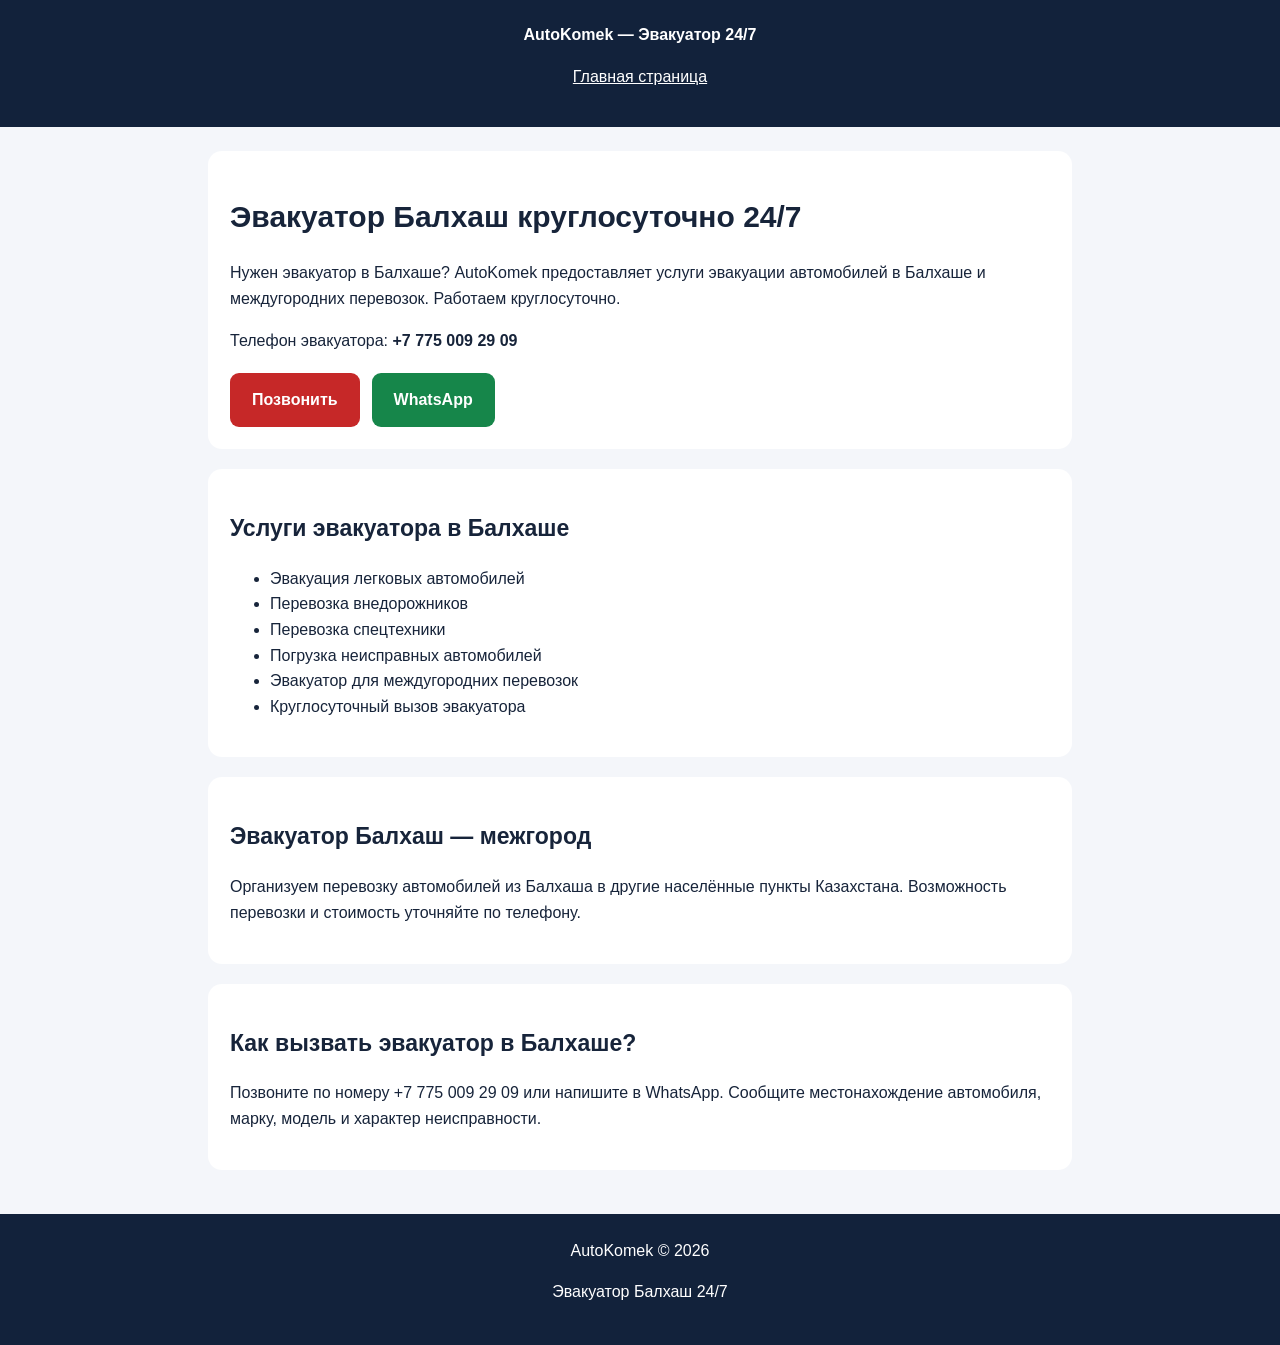
<file: evakuator-balkhash.html>
<!DOCTYPE html>
<html lang="ru">
<head>
  <meta charset="UTF-8">
  <meta name="viewport" content="width=device-width, initial-scale=1">
  <title>Эвакуатор Балхаш 24/7 — вызвать эвакуатор | AutoKomek</title>
  <meta name="description" content="Эвакуатор в Балхаше круглосуточно. Вызвать эвакуатор 24/7, перевозка легковых автомобилей, внедорожников и спецтехники. Межгород. AutoKomek: +7 775 009 29 09.">
  <link rel="canonical" href="https://www.autokomek09.kz/evakuator-balkhash.html">

  <style>
    * { box-sizing: border-box; }
    body {
      margin: 0;
      font-family: Arial, sans-serif;
      background: #f4f6fa;
      color: #17243a;
      line-height: 1.6;
    }
    header {
      background: #12223b;
      color: white;
      padding: 22px 18px;
      text-align: center;
    }
    header a { color: white; }
    main {
      max-width: 900px;
      margin: auto;
      padding: 24px 18px;
    }
    section {
      background: white;
      padding: 22px;
      border-radius: 14px;
      margin-bottom: 20px;
    }
    h1 { font-size: 30px; line-height: 1.25; }
    h2 { font-size: 23px; }
    .buttons {
      display: flex;
      flex-wrap: wrap;
      gap: 12px;
      margin-top: 20px;
    }
    .btn {
      display: inline-block;
      padding: 14px 22px;
      border-radius: 9px;
      color: white;
      text-decoration: none;
      font-weight: bold;
    }
    .call { background: #c62828; }
    .wa { background: #16864a; }
    footer {
      text-align: center;
      padding: 24px;
      background: #12223b;
      color: white;
    }
  </style>

  <script type="application/ld+json">
  {
    "@context": "https://schema.org",
    "@type": "Service",
    "name": "Эвакуатор Балхаш 24/7",
    "serviceType": "Услуги эвакуатора",
    "areaServed": {
      "@type": "Place",
      "name": "Балхаш, Казахстан"
    },
    "provider": {
      "@type": "LocalBusiness",
      "@id": "https://www.autokomek09.kz/#business",
      "name": "AutoKomek",
      "url": "https://www.autokomek09.kz/",
      "telephone": "+77750092909"
    }
  }
  </script>
</head>
<body>

<header>
  <strong>AutoKomek — Эвакуатор 24/7</strong>
  <p><a href="/">Главная страница</a></p>
</header>

<main>
  <section>
    <h1>Эвакуатор Балхаш круглосуточно 24/7</h1>
    <p>
      Нужен эвакуатор в Балхаше?
      AutoKomek предоставляет услуги эвакуации
      автомобилей в Балхаше и междугородних
      перевозок. Работаем круглосуточно.
    </p>
    <p>
      Телефон эвакуатора:
      <strong>+7 775 009 29 09</strong>
    </p>

    <div class="buttons">
      <a class="btn call" href="tel:+77750092909">
        Позвонить
      </a>
      <a class="btn wa"
         href="https://wa.me/77750092909">
        WhatsApp
      </a>
    </div>
  </section>

  <section>
    <h2>Услуги эвакуатора в Балхаше</h2>
    <ul>
      <li>Эвакуация легковых автомобилей</li>
      <li>Перевозка внедорожников</li>
      <li>Перевозка спецтехники</li>
      <li>Погрузка неисправных автомобилей</li>
      <li>Эвакуатор для междугородних перевозок</li>
      <li>Круглосуточный вызов эвакуатора</li>
    </ul>
  </section>

  <section>
    <h2>Эвакуатор Балхаш — межгород</h2>
    <p>
      Организуем перевозку автомобилей из Балхаша
      в другие населённые пункты Казахстана.
      Возможность перевозки и стоимость
      уточняйте по телефону.
    </p>
  </section>

  <section>
    <h2>Как вызвать эвакуатор в Балхаше?</h2>
    <p>
      Позвоните по номеру +7 775 009 29 09
      или напишите в WhatsApp.
      Сообщите местонахождение автомобиля,
      марку, модель и характер неисправности.
    </p>
  </section>
</main>

<footer>
  AutoKomek © 2026
  <p>Эвакуатор Балхаш 24/7</p>
</footer>

</body>
</html>
</file>
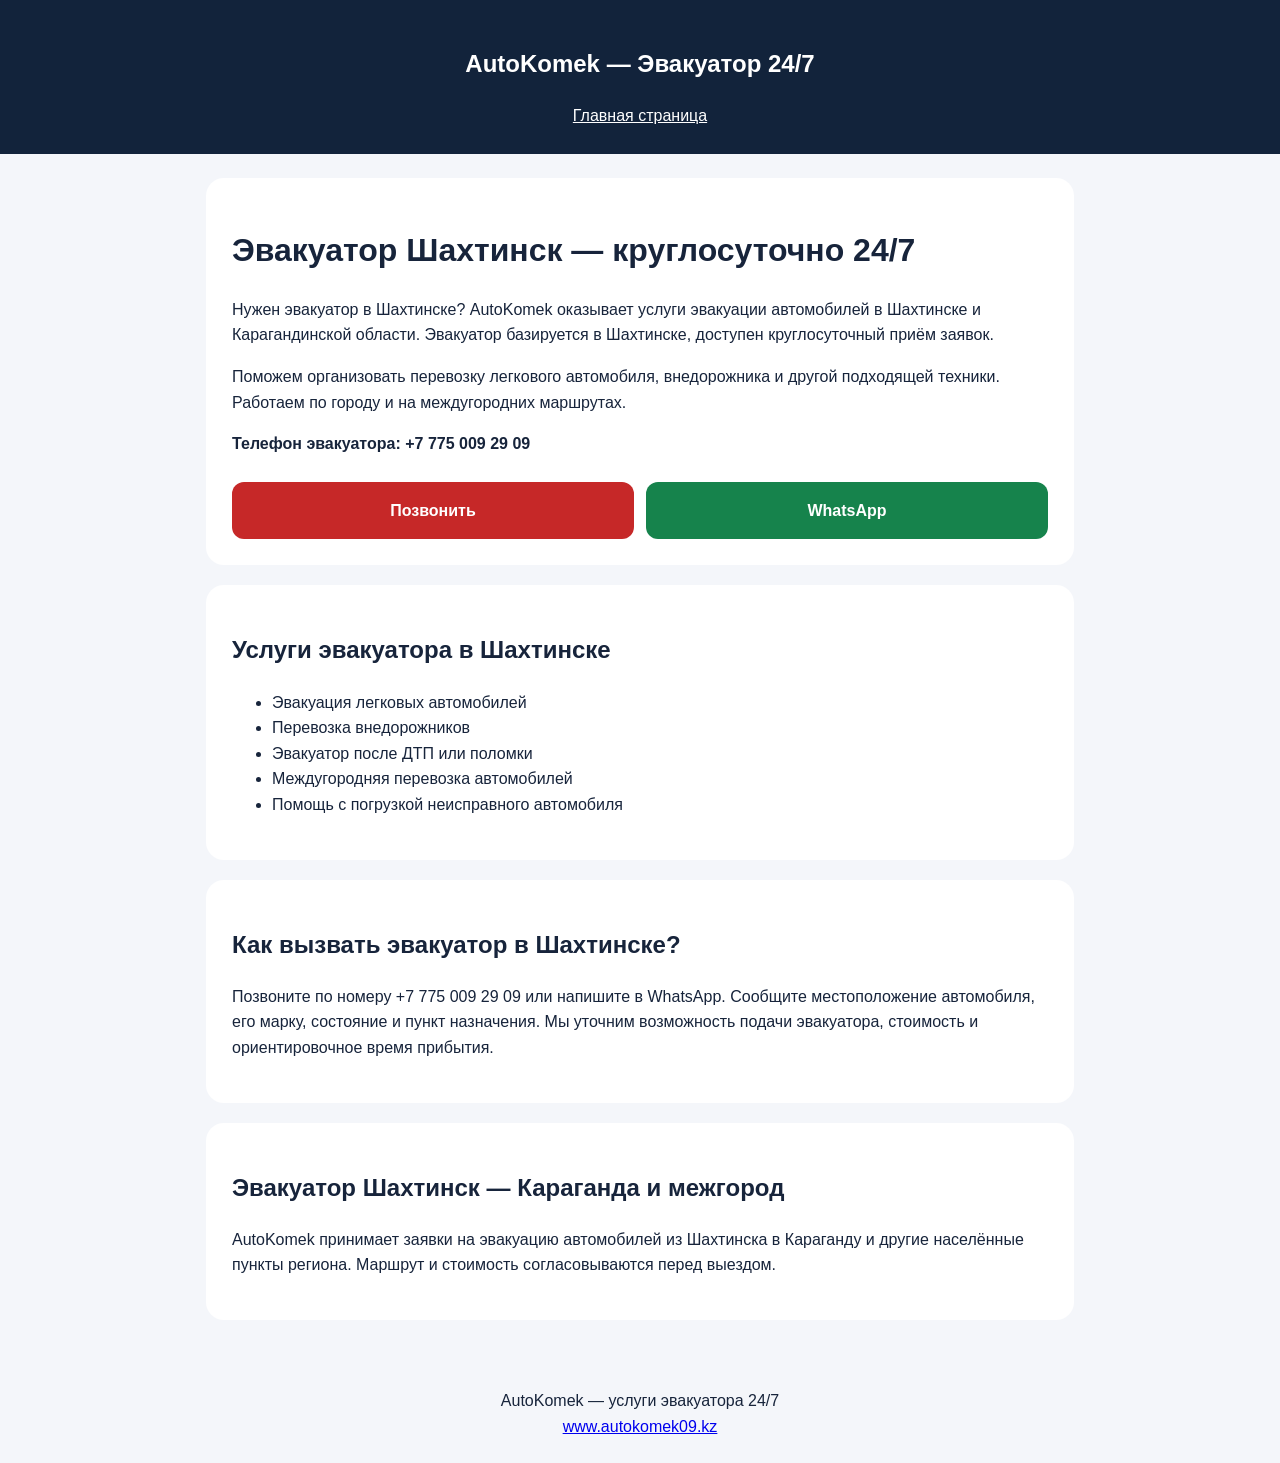
<file: evakuator-shakhtinsk.html>
<!DOCTYPE html>
<html lang="ru">
<head>
  <meta charset="UTF-8">
  <meta name="viewport" content="width=device-width, initial-scale=1">
  <title>Эвакуатор Шахтинск 24/7 — вызвать эвакуатор | AutoKomek</title>
  <meta name="description" content="Эвакуатор в Шахтинске круглосуточно. Вызвать эвакуатор для автомобиля, внедорожника и межгородних перевозок. Телефон AutoKomek: +7 775 009 29 09.">
  <link rel="canonical" href="https://www.autokomek09.kz/evakuator-shakhtinsk.html">

  <script type="application/ld+json">
  {
    "@context": "https://schema.org",
    "@type": "Service",
    "name": "Эвакуатор Шахтинск 24/7",
    "serviceType": "Услуги эвакуатора",
    "provider": {
      "@type": "Organization",
      "name": "AutoKomek",
      "url": "https://www.autokomek09.kz/",
      "telephone": "+77750092909"
    },
    "areaServed": {
      "@type": "City",
      "name": "Шахтинск"
    },
    "url": "https://www.autokomek09.kz/evakuator-shakhtinsk.html"
  }
  </script>

  <style>
    * { box-sizing: border-box; }
    body {
      margin: 0;
      font-family: Arial, sans-serif;
      background: #f4f6fa;
      color: #17243b;
      line-height: 1.6;
    }
    header {
      background: #12233b;
      color: white;
      text-align: center;
      padding: 25px 16px;
    }
    header a { color: white; }
    main {
      max-width: 900px;
      margin: auto;
      padding: 24px 16px;
    }
    section {
      background: white;
      border-radius: 18px;
      padding: 26px;
      margin-bottom: 20px;
    }
    h1 { font-size: 32px; line-height: 1.25; }
    h2 { font-size: 24px; }
    .buttons {
      display: flex;
      flex-wrap: wrap;
      gap: 12px;
      margin-top: 25px;
    }
    .btn {
      flex: 1;
      min-width: 170px;
      padding: 16px;
      text-align: center;
      color: white;
      text-decoration: none;
      font-weight: bold;
      border-radius: 12px;
    }
    .call { background: #c62828; }
    .wa { background: #16834c; }
    footer {
      text-align: center;
      padding: 24px;
    }
  </style>
</head>
<body>

<header>
  <h2>AutoKomek — Эвакуатор 24/7</h2>
  <a href="/">Главная страница</a>
</header>

<main>
  <section>
    <h1>Эвакуатор Шахтинск — круглосуточно 24/7</h1>

    <p>Нужен эвакуатор в Шахтинске? AutoKomek оказывает услуги эвакуации автомобилей в Шахтинске и Карагандинской области. Эвакуатор базируется в Шахтинске, доступен круглосуточный приём заявок.</p>

    <p>Поможем организовать перевозку легкового автомобиля, внедорожника и другой подходящей техники. Работаем по городу и на междугородних маршрутах.</p>

    <p><strong>Телефон эвакуатора: +7 775 009 29 09</strong></p>

    <div class="buttons">
      <a class="btn call" href="tel:+77750092909">Позвонить</a>
      <a class="btn wa" href="https://wa.me/77750092909">WhatsApp</a>
    </div>
  </section>

  <section>
    <h2>Услуги эвакуатора в Шахтинске</h2>
    <ul>
      <li>Эвакуация легковых автомобилей</li>
      <li>Перевозка внедорожников</li>
      <li>Эвакуатор после ДТП или поломки</li>
      <li>Междугородняя перевозка автомобилей</li>
      <li>Помощь с погрузкой неисправного автомобиля</li>
    </ul>
  </section>

  <section>
    <h2>Как вызвать эвакуатор в Шахтинске?</h2>
    <p>Позвоните по номеру +7 775 009 29 09 или напишите в WhatsApp. Сообщите местоположение автомобиля, его марку, состояние и пункт назначения. Мы уточним возможность подачи эвакуатора, стоимость и ориентировочное время прибытия.</p>
  </section>

  <section>
    <h2>Эвакуатор Шахтинск — Караганда и межгород</h2>
    <p>AutoKomek принимает заявки на эвакуацию автомобилей из Шахтинска в Караганду и другие населённые пункты региона. Маршрут и стоимость согласовываются перед выездом.</p>
  </section>
</main>

<footer>
  AutoKomek — услуги эвакуатора 24/7<br>
  <a href="https://www.autokomek09.kz/">www.autokomek09.kz</a>
</footer>

</body>
</html>
</file>
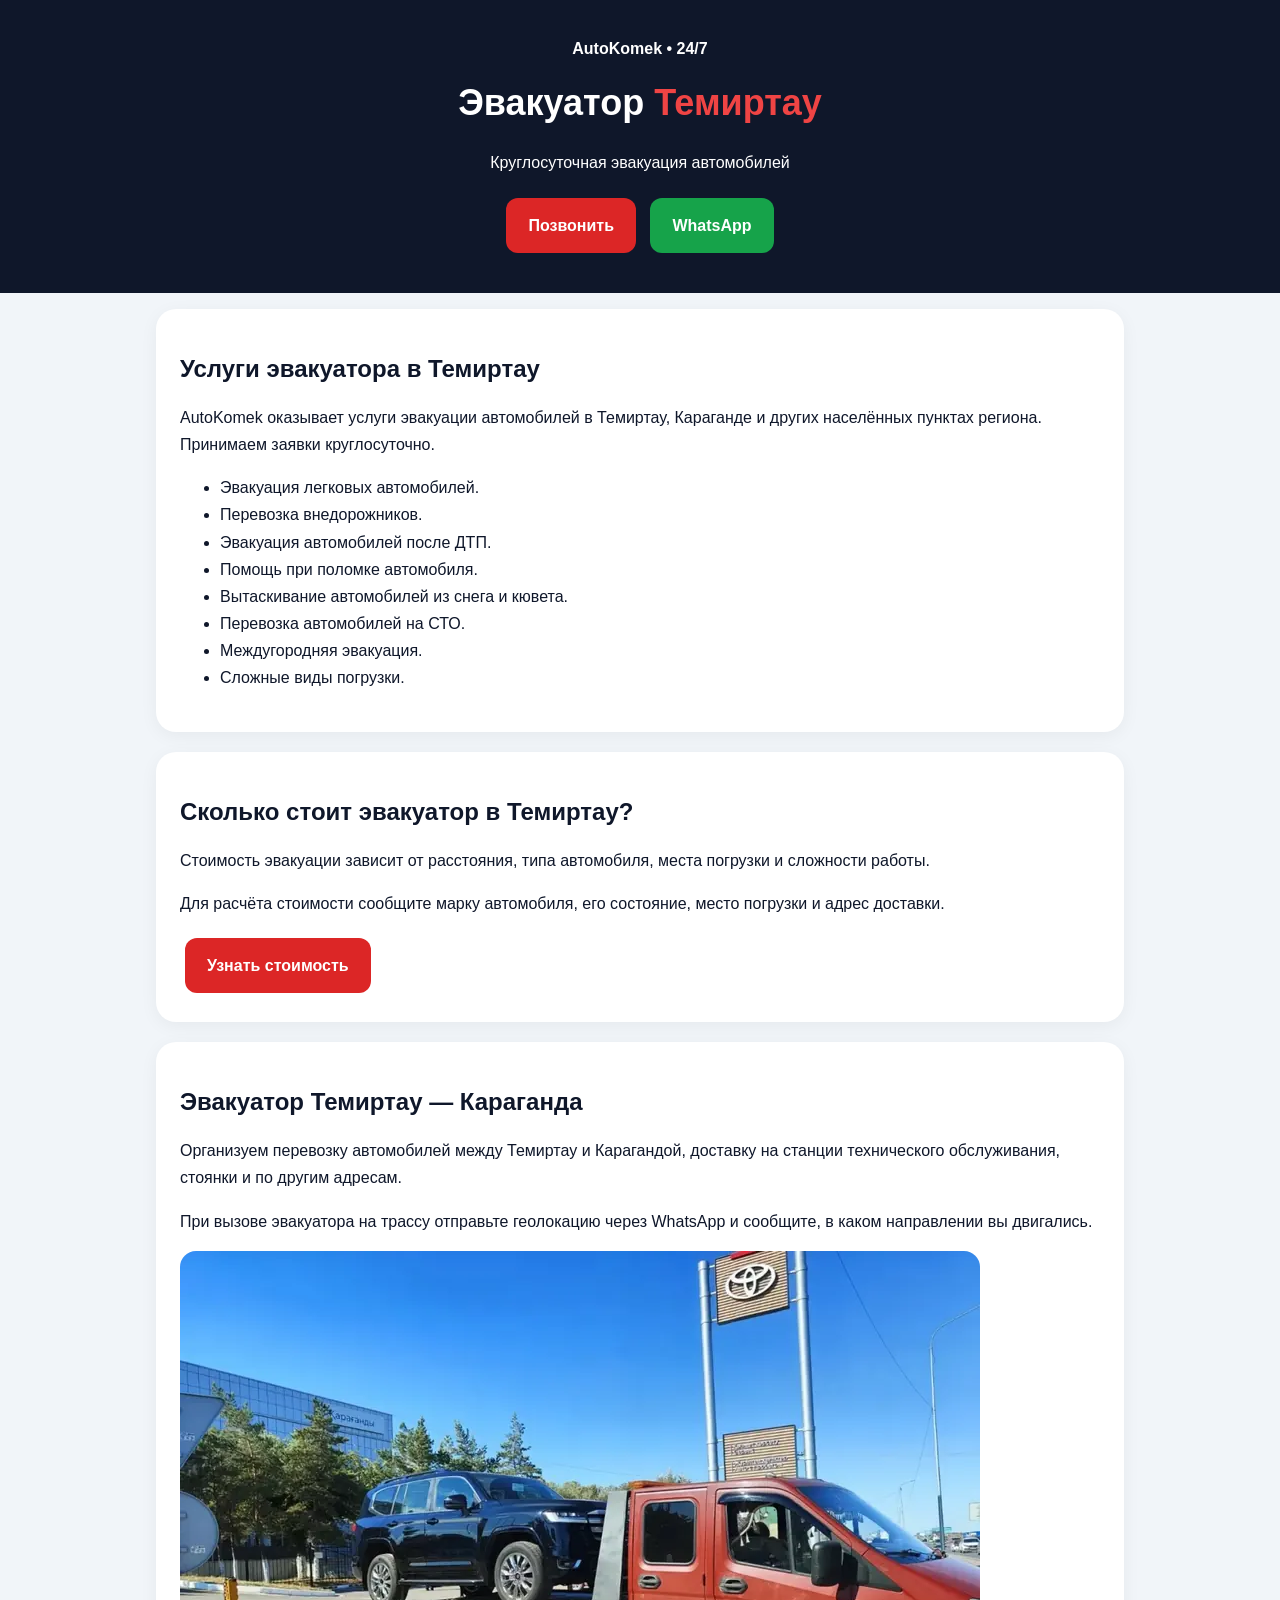
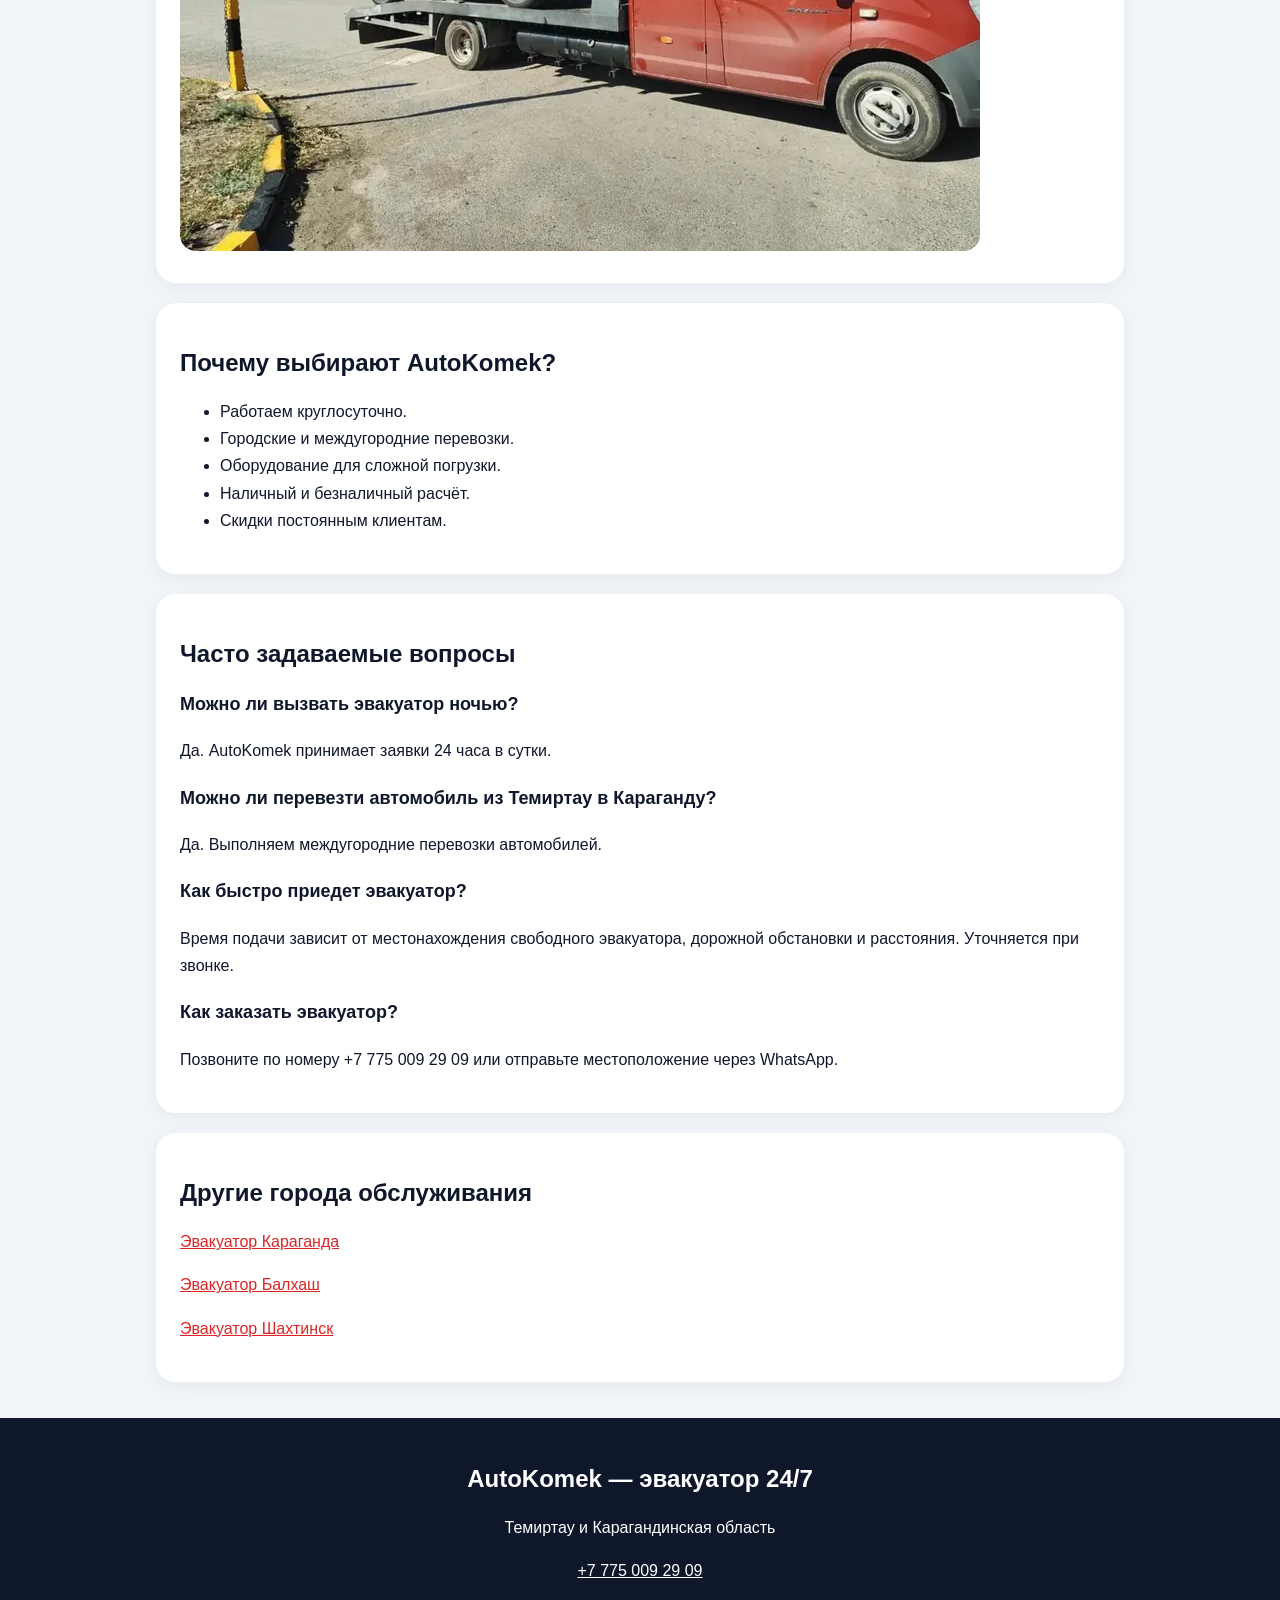
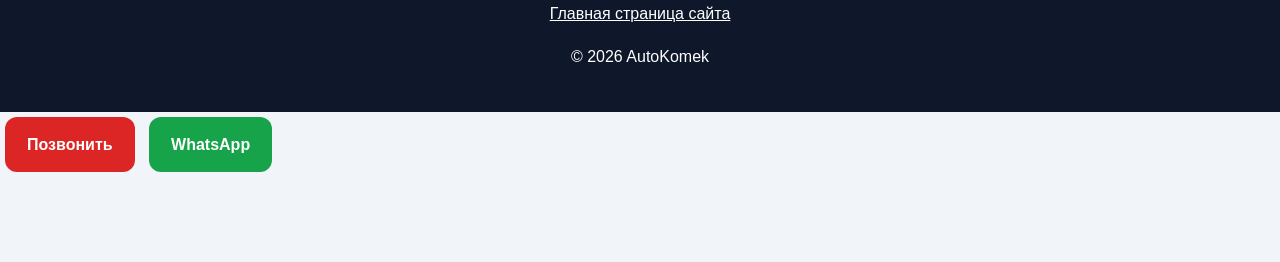
<file: evakuator-temirtau.html>
<!DOCTYPE html>
<html lang="ru">
<head>
<meta charset="UTF-8">
<meta name="viewport" content="width=device-width, initial-scale=1.0">

<title>Эвакуатор Темиртау 24/7 — AutoKomek</title>

<meta name="description" content="Услуги эвакуатора в Темиртау круглосуточно. Перевозка автомобилей, внедорожников, эвакуация после ДТП. Темиртау — Караганда. Телефон +7 775 009 29 09.">

<link rel="canonical" href="https://www.autokomek09.kz/evakuator-temirtau.html">

<style>
* {
  box-sizing: border-box;
}
body {
  margin: 0;
  font-family: Arial, sans-serif;
  background: #f1f5f9;
  color: #0f172a;
  font-size: 16px;
  line-height: 1.7;
  padding-bottom: 85px;
}
header {
  background: #0f172a;
  color: white;
  padding: 35px 20px;
  text-align: center;
}
header h1 {
  font-size: 36px;
  margin: 10px 0;
}
header span {
  color: #ef4444;
}
.container {
  max-width: 1000px;
  margin: auto;
  padding: 16px;
}
.card {
  background: white;
  padding: 24px;
  margin-bottom: 20px;
  border-radius: 20px;
  box-shadow: 0 4px 18px #0000000d;
}
h2 {
  font-size: 24px;
  line-height: 1.3;
}
h3 {
  font-size: 18px;
}
a {
  color: #dc2626;
}
img, .photo {
  max-width: 100%;
  height: auto;
  border-radius: 16px;
}
.btn {
  display: inline-block;
  padding: 14px 22px;
  margin: 5px;
  border-radius: 12px;
  color: white;
  font-weight: bold;
  text-decoration: none;
}
.call {
  background: #dc2626;
}
.wa, .whatsapp {
  background: #16a34a;
}
footer {
  background: #0f172a;
  color: white;
  text-align: center;
  padding: 25px;
}
footer a {
  color: white;
}
@media (max-width: 600px) {
  header h1 {
    font-size: 28px;
  }
  .card {
    padding: 18px;
  }
  h2 {
    font-size: 22px;
  }
}
</style>
</head>

<body>

<header>
  <strong>AutoKomek • 24/7</strong>
  <h1>Эвакуатор <span>Темиртау</span></h1>
  <p>Круглосуточная эвакуация автомобилей</p>

  <a class="btn call" href="tel:+77750092909">Позвонить</a>

  <a class="btn wa" href="https://wa.me/77750092909">WhatsApp</a>
</header>

<main>
<div class="container">

<section class="card">
<h2>Услуги эвакуатора в Темиртау</h2>
<p>AutoKomek оказывает услуги эвакуации автомобилей в Темиртау, Караганде и других населённых пунктах региона. Принимаем заявки круглосуточно.</p>

<ul>
<li>Эвакуация легковых автомобилей.</li>
<li>Перевозка внедорожников.</li>
<li>Эвакуация автомобилей после ДТП.</li>
<li>Помощь при поломке автомобиля.</li>
<li>Вытаскивание автомобилей из снега и кювета.</li>
<li>Перевозка автомобилей на СТО.</li>
<li>Междугородняя эвакуация.</li>
<li>Сложные виды погрузки.</li>
</ul>
</section>

<section class="card">
<h2>Сколько стоит эвакуатор в Темиртау?</h2>

<p>Стоимость эвакуации зависит от расстояния, типа автомобиля, места погрузки и сложности работы.</p>

<p>Для расчёта стоимости сообщите марку автомобиля, его состояние, место погрузки и адрес доставки.</p>

<a class="btn call" href="tel:+77750092909">Узнать стоимость</a>
</section>

<section class="card">
<h2>Эвакуатор Темиртау — Караганда</h2>

<p>Организуем перевозку автомобилей между Темиртау и Карагандой, доставку на станции технического обслуживания, стоянки и по другим адресам.</p>

<p>При вызове эвакуатора на трассу отправьте геолокацию через WhatsApp и сообщите, в каком направлении вы двигались.</p>

<img class="photo"
src="/images/evakuator-land-cruiser.webp"
alt="Перевозка внедорожника эвакуатором AutoKomek"
loading="lazy">
</section>

<section class="card">
<h2>Почему выбирают AutoKomek?</h2>

<ul>
<li>Работаем круглосуточно.</li>
<li>Городские и междугородние перевозки.</li>
<li>Оборудование для сложной погрузки.</li>
<li>Наличный и безналичный расчёт.</li>
<li>Скидки постоянным клиентам.</li>
</ul>
</section>

<section class="card">
<h2>Часто задаваемые вопросы</h2>

<h3>Можно ли вызвать эвакуатор ночью?</h3>
<p>Да. AutoKomek принимает заявки 24 часа в сутки.</p>

<h3>Можно ли перевезти автомобиль из Темиртау в Караганду?</h3>
<p>Да. Выполняем междугородние перевозки автомобилей.</p>

<h3>Как быстро приедет эвакуатор?</h3>
<p>Время подачи зависит от местонахождения свободного эвакуатора, дорожной обстановки и расстояния. Уточняется при звонке.</p>

<h3>Как заказать эвакуатор?</h3>
<p>Позвоните по номеру +7 775 009 29 09 или отправьте местоположение через WhatsApp.</p>
</section>

<section class="card">
<h2>Другие города обслуживания</h2>

<p><a href="/">Эвакуатор Караганда</a></p>

<p><a href="/evakuator-balkhash.html">Эвакуатор Балхаш</a></p>

<p><a href="/evakuator-shakhtinsk.html">Эвакуатор Шахтинск</a></p>

</section>

</div>
</main>

<footer>
<h2>AutoKomek — эвакуатор 24/7</h2>
<p>Темиртау и Карагандинская область</p>
<p><a href="tel:+77750092909">+7 775 009 29 09</a></p>
<p><a href="https://www.autokomek09.kz/">Главная страница сайта</a></p>
<p>© 2026 AutoKomek</p>
</footer>

<div class="bottom">
<a class="btn call" href="tel:+77750092909">Позвонить</a>
<a class="btn whatsapp" href="https://wa.me/77750092909">WhatsApp</a>
</div>

</body>
</html>
</file>
